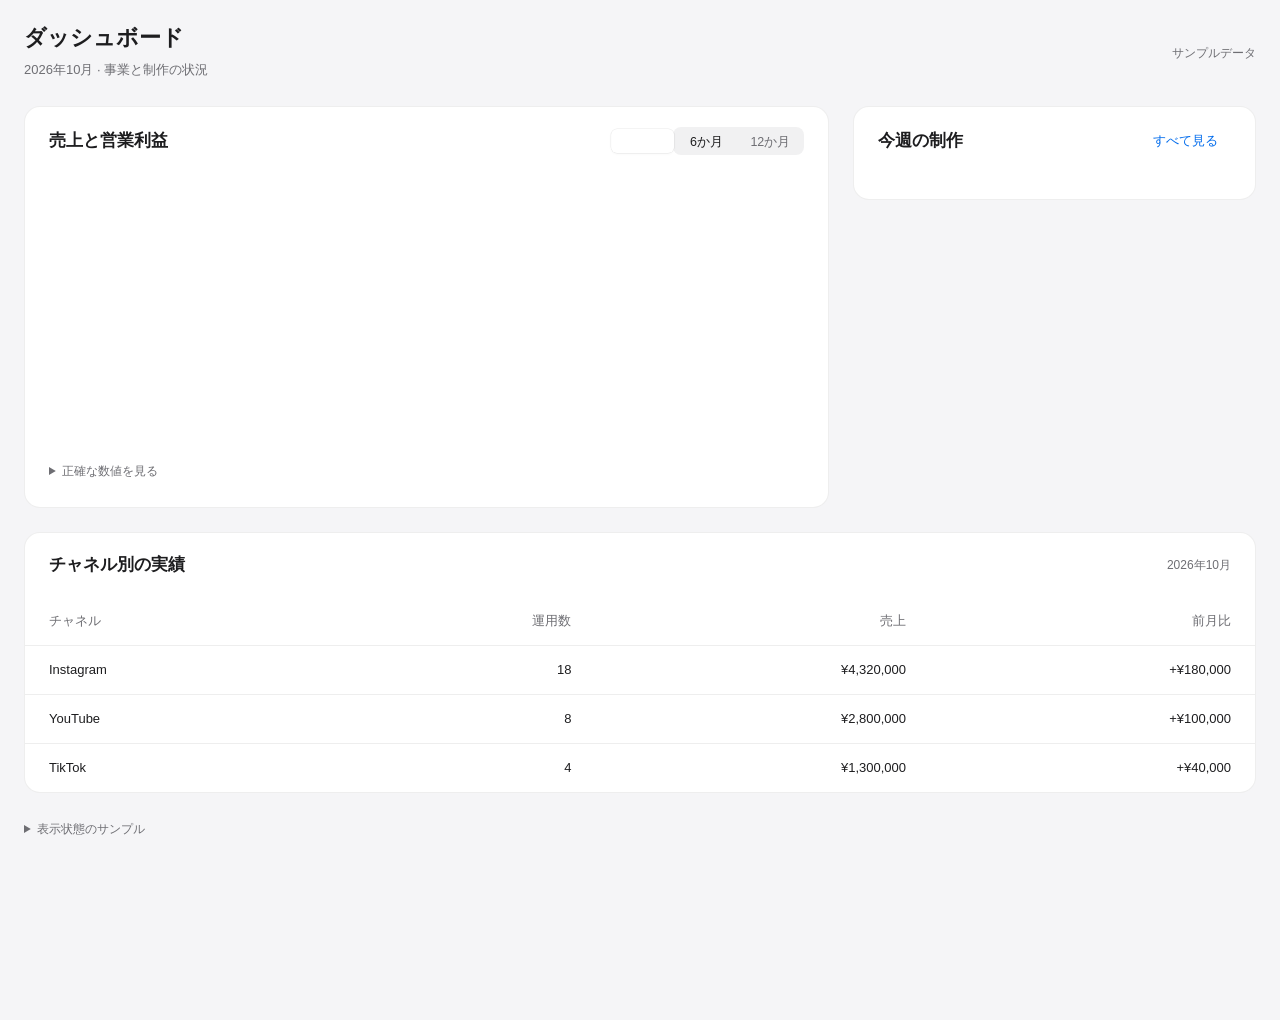
<file: site/index.html>
<!doctype html>
<html lang="ja">
<head>
  <meta charset="utf-8">
  <meta name="viewport" content="width=device-width, initial-scale=1">
  <meta http-equiv="refresh" content="0; url=templates/index.html">
  <title>UI Guidelines</title>
</head>
<body><a href="templates/index.html">サンプルを開く</a></body>
</html>
</file>
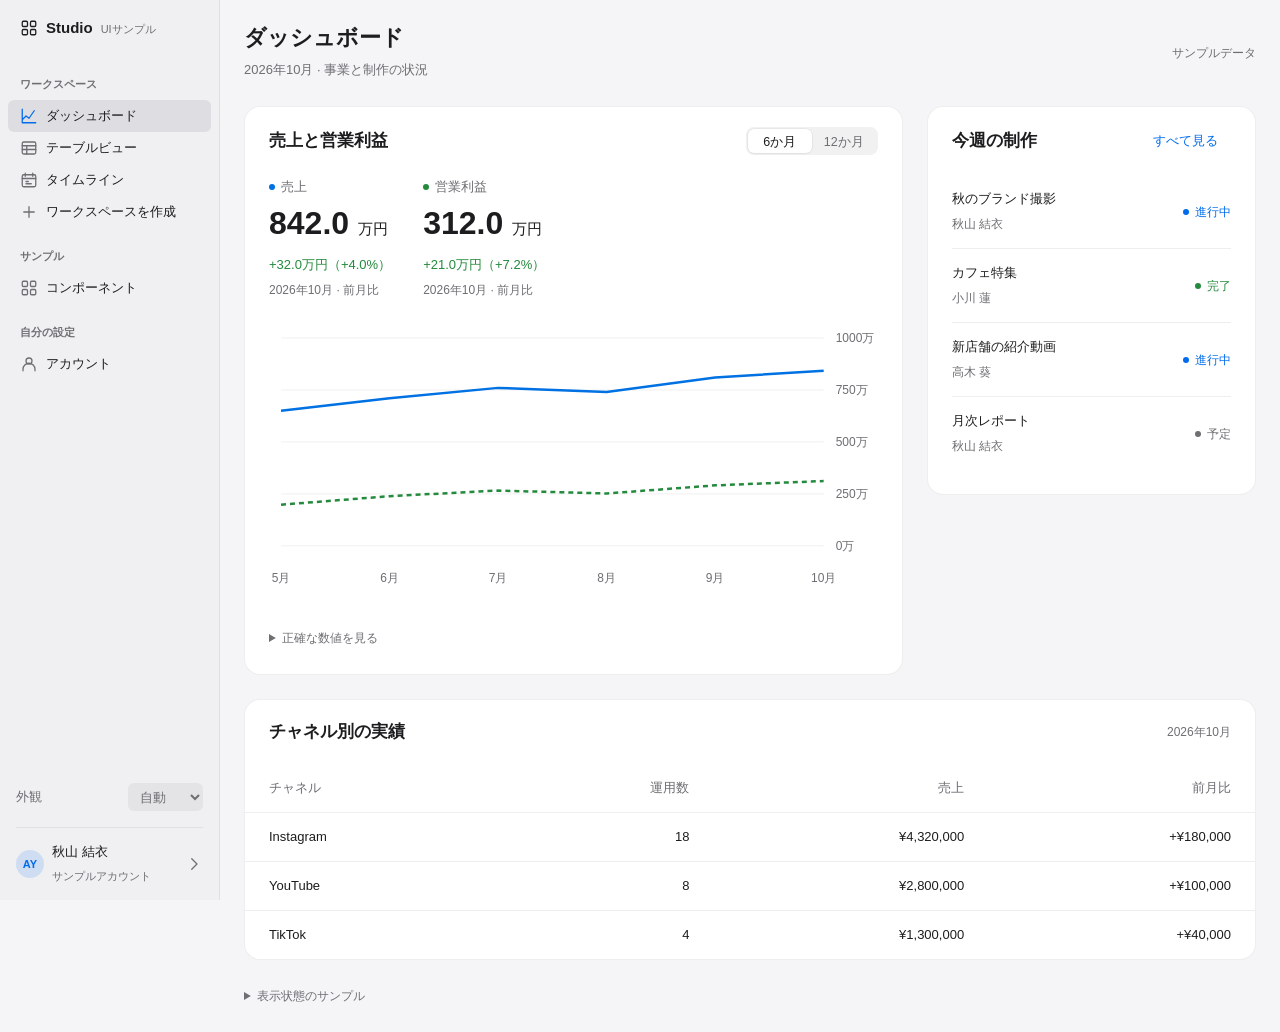
<file: site/templates/index.html>
<!doctype html>
<html lang="ja">
<head>
  <meta charset="utf-8"><meta name="viewport" content="width=device-width, initial-scale=1">
  <title>ダッシュボード — Studio</title>
  <link rel="stylesheet" href="../styles/tokens.css"><link rel="stylesheet" href="../styles/primitives.css"><link rel="stylesheet" href="../styles/samples.css">
</head>
<body data-page="dashboard">
  <main class="app-page">
    <header class="app-header"><div><h1 class="ui-heading">ダッシュボード</h1><p class="ui-description">2026年10月 · 事業と制作の状況</p></div><span class="app-caption">サンプルデータ</span></header>
    <div class="app-dash-grid" id="dashboard-content">
      <section class="app-panel" aria-labelledby="chart-title">
        <header class="app-panel-heading"><h2 id="chart-title">売上と営業利益</h2><div class="app-segments" id="chart-range" role="radiogroup" aria-label="表示期間"><button type="button" role="radio" data-value="6" aria-checked="true">6か月</button><button type="button" role="radio" data-value="12" aria-checked="false">12か月</button></div></header>
        <div class="app-panel-body"><div class="app-metrics" id="metrics"></div><svg class="app-chart" id="revenue-chart" viewBox="0 0 900 280" role="group" aria-labelledby="chart-title chart-description"></svg><p class="app-sr-only" id="chart-description">最新月の売上842万円、営業利益312万円。各月を選択するとその月の数値を確認できます。</p><button class="ui-button" id="chart-reset" type="button" data-variant="tertiary" data-density="compact" hidden>最新月に戻す</button><details class="app-state-controls"><summary>正確な数値を見る</summary><div class="app-table-scroll" id="exact-values"></div></details></div>
      </section>
      <section class="app-panel" aria-labelledby="tasks-title"><header class="app-panel-heading"><h2 id="tasks-title">今週の制作</h2><a class="ui-button" data-variant="tertiary" data-density="compact" href="timeline.html">すべて見る</a></header><div class="app-panel-body"><ul class="app-list" id="project-list"></ul></div></section>
      <section class="app-panel app-dash-wide" aria-labelledby="channels-title"><header class="app-panel-heading"><h2 id="channels-title">チャネル別の実績</h2><span class="app-caption">2026年10月</span></header><div class="app-table-scroll"><table class="app-data-grid"><thead><tr><th scope="col">チャネル</th><th scope="col" class="is-number">運用数</th><th scope="col" class="is-number">売上</th><th scope="col" class="is-number">前月比</th></tr></thead><tbody><tr><td>Instagram</td><td class="is-number">18</td><td class="is-number">¥4,320,000</td><td class="is-number">+¥180,000</td></tr><tr><td>YouTube</td><td class="is-number">8</td><td class="is-number">¥2,800,000</td><td class="is-number">+¥100,000</td></tr><tr><td>TikTok</td><td class="is-number">4</td><td class="is-number">¥1,300,000</td><td class="is-number">+¥40,000</td></tr></tbody></table></div></section>
    </div>
    <section id="dashboard-state" class="app-panel" hidden aria-live="polite"></section>
    <details class="app-state-controls"><summary>表示状態のサンプル</summary><div class="app-toolbar"><label for="dashboard-demo">ダッシュボード</label><select id="dashboard-demo" class="ui-input"><option value="ready">通常</option><option value="loading">読み込み中</option><option value="empty">データなし</option><option value="error">取得エラー</option></select></div></details>
  </main>
  <script type="module" src="../samples/dashboard.mjs"></script>
</body>
</html>
</file>
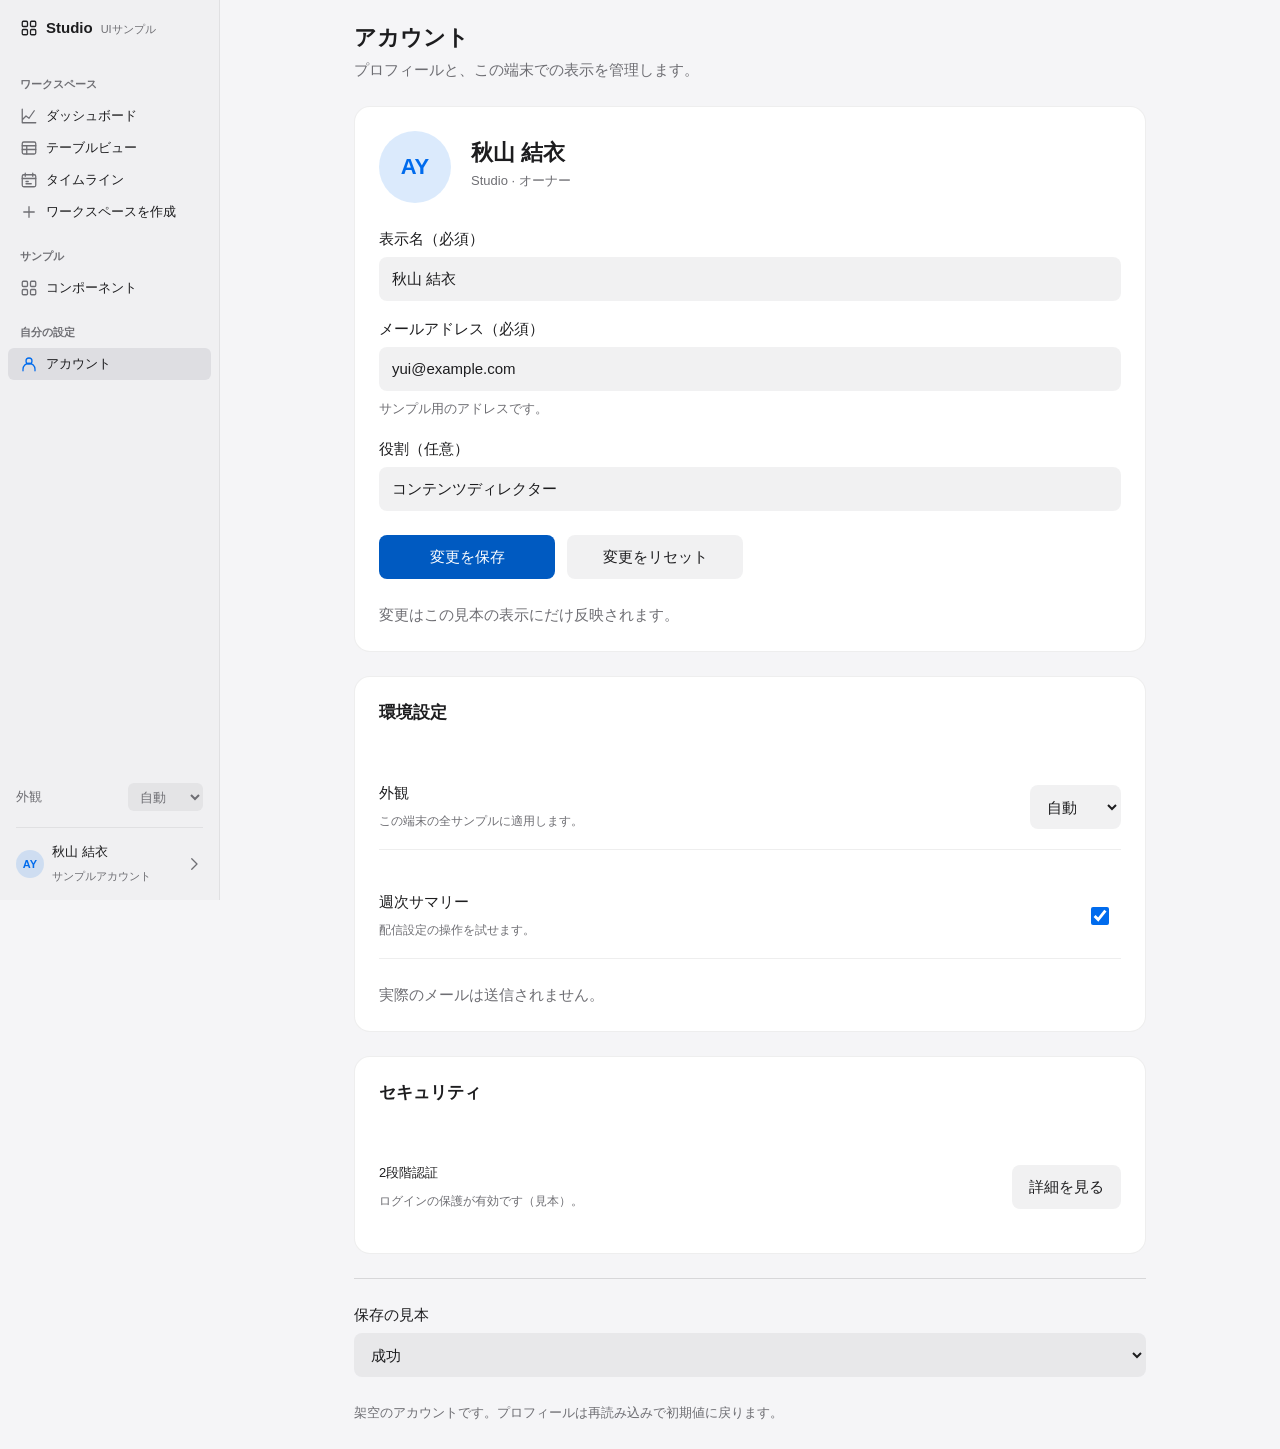
<file: site/templates/account.html>
<!doctype html>
<html lang="ja">
<head>
  <meta charset="utf-8"><meta name="viewport" content="width=device-width, initial-scale=1">
  <title>アカウント — UI Guidelines</title>
  <link rel="stylesheet" href="../styles/tokens.css"><link rel="stylesheet" href="../styles/primitives.css"><link rel="stylesheet" href="../styles/samples.css">
</head>
<body data-page="account">
  <main class="app-page app-account ui-stack">
    <header><h1 class="ui-heading">アカウント</h1><p class="ui-description">プロフィールと、この端末での表示を管理します。</p></header>
    <section class="app-panel ui-stack" aria-labelledby="profile-heading">
      <div class="app-profile-header"><span class="app-avatar is-large" aria-hidden="true">AY</span><div><h2 class="ui-section-heading" id="profile-heading">秋山 結衣</h2><p class="ui-help">Studio · オーナー</p></div></div>
      <form id="profile-form" class="ui-stack" novalidate>
        <div class="ui-fields">
          <div class="ui-field"><label class="ui-label" for="profile-name">表示名（必須）</label><input class="ui-input" id="profile-name" name="name" autocomplete="name" value="秋山 結衣" required aria-describedby="profile-name-error"><p class="ui-error" id="profile-name-error" hidden>表示名を入力してください。</p></div>
          <div class="ui-field"><label class="ui-label" for="profile-email">メールアドレス（必須）</label><input class="ui-input" id="profile-email" name="email" type="email" autocomplete="email" value="yui@example.com" required aria-describedby="profile-email-help profile-email-error"><p class="ui-help" id="profile-email-help">サンプル用のアドレスです。</p><p class="ui-error" id="profile-email-error" hidden>メールアドレスの形式を確認してください。</p></div>
          <div class="ui-field"><label class="ui-label" for="profile-role">役割（任意）</label><input class="ui-input" id="profile-role" name="role" value="コンテンツディレクター" autocomplete="organization-title"></div>
        </div>
        <div class="ui-actions"><button class="ui-button" data-variant="primary" type="submit" id="profile-save">変更を保存</button><button class="ui-button" type="button" id="profile-reset">変更をリセット</button><button class="ui-button" data-variant="tertiary" type="button" id="profile-undo" hidden>前の保存を取り消す</button></div>
        <p class="ui-feedback" id="profile-feedback" role="status">変更はこの見本の表示にだけ反映されます。</p><p class="ui-error" id="profile-error" role="alert" hidden>保存できませんでした。入力を保持しています。もう一度保存してください。</p>
      </form>
    </section>
    <section class="app-panel ui-stack" aria-labelledby="preferences-heading"><h2 class="ui-section-heading" id="preferences-heading">環境設定</h2>
      <div class="app-settings-row"><div><label class="ui-label" for="account-theme">外観</label><p class="ui-help">この端末の全サンプルに適用します。</p></div><select class="ui-input" id="account-theme" data-theme-picker><option value="auto">自動</option><option value="light">ライト</option><option value="dark">ダーク</option></select></div>
      <div class="app-settings-row"><div><label class="ui-label" for="email-summary">週次サマリー</label><p class="ui-help">配信設定の操作を試せます。</p></div><label class="app-switch-target" for="email-summary"><input type="checkbox" class="app-switch" id="email-summary" checked></label></div><p class="ui-feedback" id="preference-feedback" role="status">実際のメールは送信されません。</p>
    </section>
    <section class="app-panel ui-stack" aria-labelledby="security-heading"><h2 class="ui-section-heading" id="security-heading">セキュリティ</h2><div class="app-settings-row"><div><strong>2段階認証</strong><p class="ui-help">ログインの保護が有効です（見本）。</p></div><button type="button" class="ui-button" id="security-detail">詳細を見る</button></div></section>
    <div class="ui-demo-controls"><label for="account-state">保存の見本<select class="ui-input" id="account-state"><option value="saved">成功</option><option value="error">エラー</option><option value="saving">保存中</option></select></label></div>
    <p class="ui-help">架空のアカウントです。プロフィールは再読み込みで初期値に戻ります。</p>
  </main>
  <dialog class="app-dialog" id="security-dialog" aria-labelledby="security-dialog-title"><h2 class="ui-section-heading" id="security-dialog-title">2段階認証</h2><p>認証アプリを使う設定画面の見本です。実際のアカウント操作は行いません。</p><form method="dialog"><button class="ui-button" data-variant="primary">閉じる</button></form></dialog>
  <script type="module" src="../samples/account.mjs"></script>
</body>
</html>
</file>
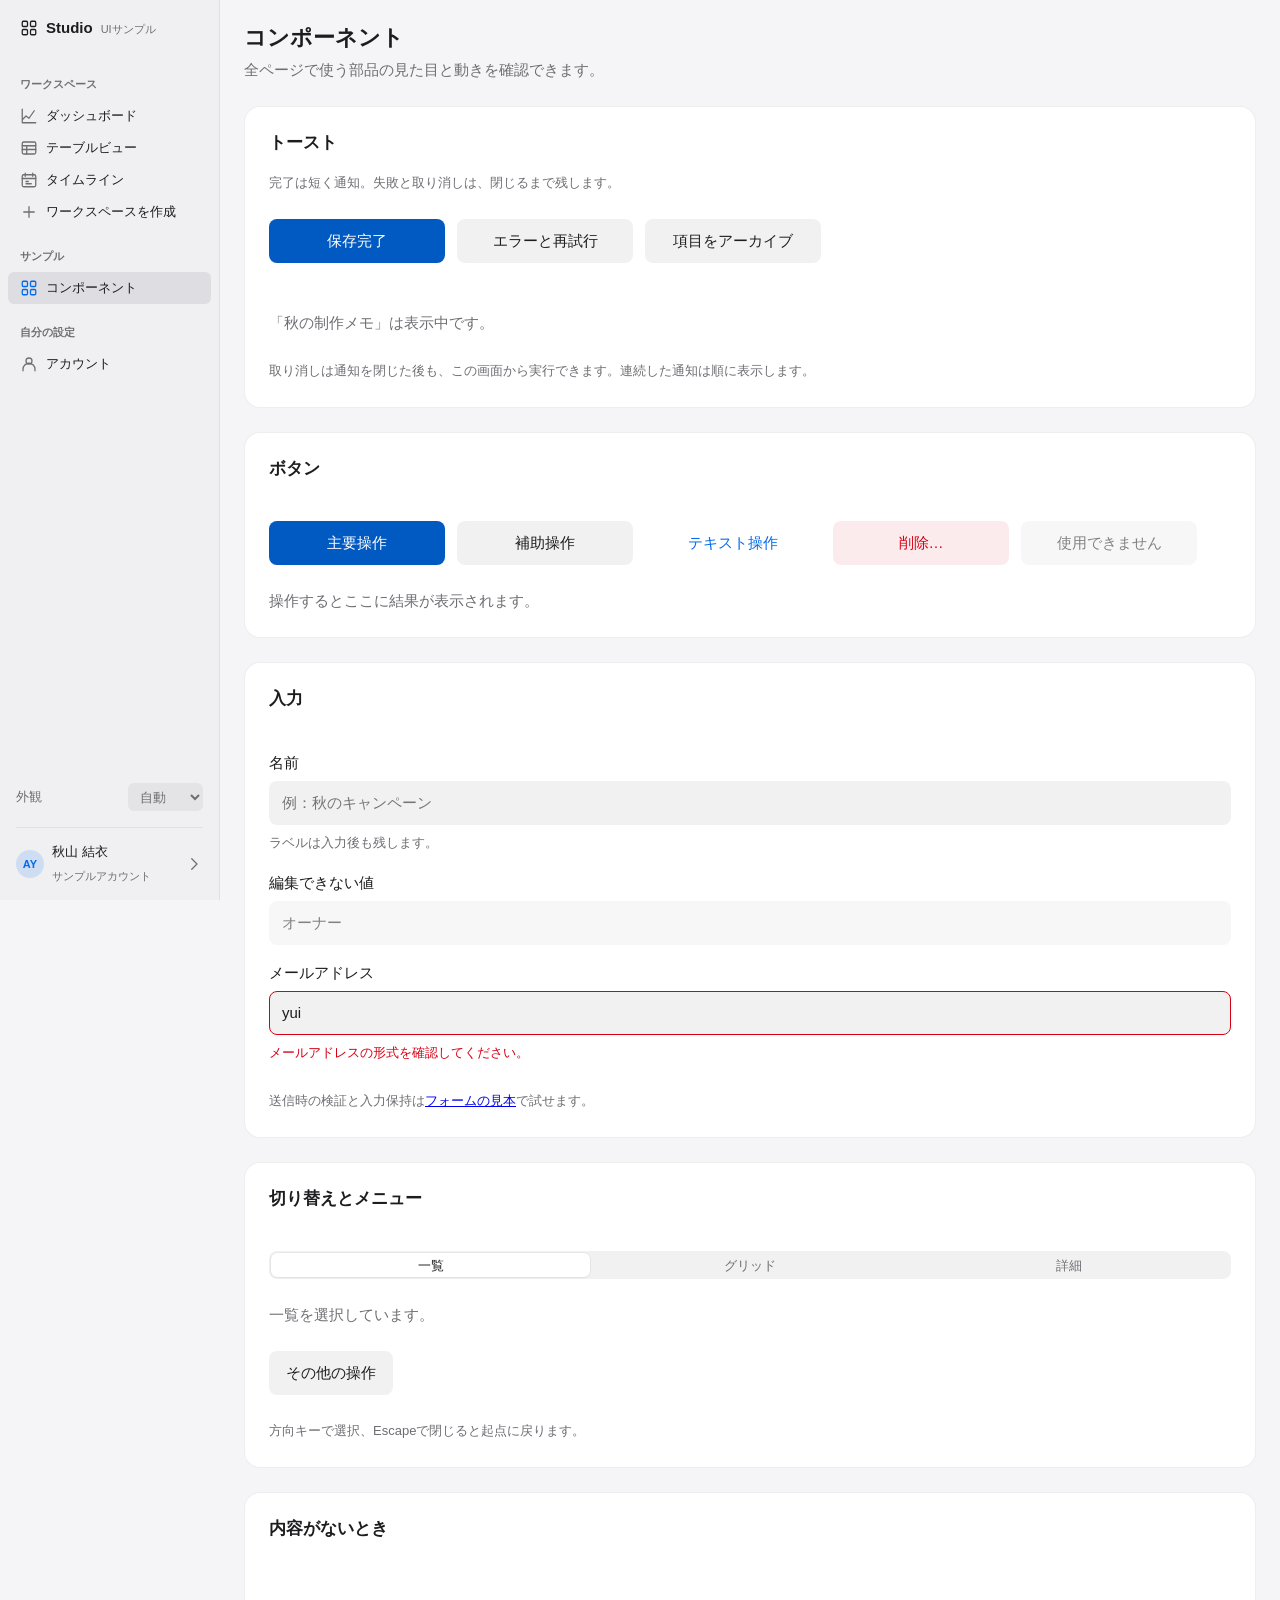
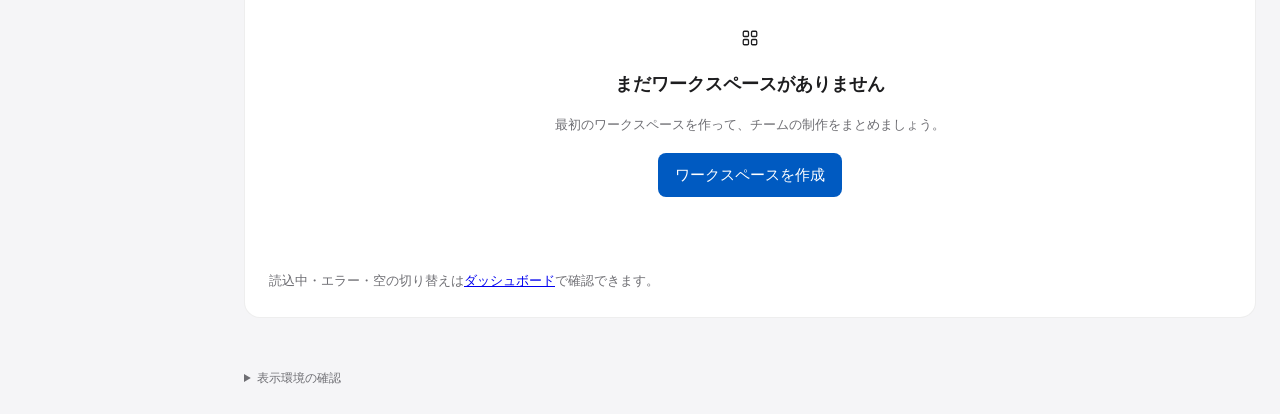
<file: site/templates/components.html>
<!doctype html>
<html lang="ja">
<head>
  <meta charset="utf-8"><meta name="viewport" content="width=device-width, initial-scale=1">
  <title>コンポーネント — UI Guidelines</title>
  <link rel="stylesheet" href="../styles/tokens.css"><link rel="stylesheet" href="../styles/primitives.css"><link rel="stylesheet" href="../styles/samples.css">
</head>
<body data-page="components">
  <main class="app-page ui-stack">
    <header><h1 class="ui-heading">コンポーネント</h1><p class="ui-description">全ページで使う部品の見た目と動きを確認できます。</p></header>
    <section class="app-panel ui-stack" aria-labelledby="toast-heading"><div><h2 class="ui-section-heading" id="toast-heading">トースト</h2><p class="ui-help">完了は短く通知。失敗と取り消しは、閉じるまで残します。</p></div><div class="ui-actions"><button class="ui-button" data-variant="primary" id="toast-success">保存完了</button><button class="ui-button" id="toast-error">エラーと再試行</button><button class="ui-button" id="toast-undo-demo">項目をアーカイブ</button></div><p class="ui-feedback" id="toast-feedback" role="status"></p><p class="ui-feedback" id="archive-status" role="status">「秋の制作メモ」は表示中です。</p><button class="ui-button" data-variant="tertiary" id="archive-restore" hidden>アーカイブを取り消す</button><p class="ui-help">取り消しは通知を閉じた後も、この画面から実行できます。連続した通知は順に表示します。</p></section>
    <section class="app-panel ui-stack" aria-labelledby="button-heading"><h2 class="ui-section-heading" id="button-heading">ボタン</h2><div class="ui-actions"><button class="ui-button" data-variant="primary" data-demo-button>主要操作</button><button class="ui-button" data-variant="secondary" data-demo-button>補助操作</button><button class="ui-button" data-variant="tertiary" data-demo-button>テキスト操作</button><button class="ui-button" data-variant="destructive" id="delete-demo">削除…</button><button class="ui-button" disabled>使用できません</button></div><p class="ui-feedback" id="button-feedback" role="status">操作するとここに結果が表示されます。</p></section>
    <section class="app-panel ui-stack" aria-labelledby="input-heading"><h2 class="ui-section-heading" id="input-heading">入力</h2><div class="ui-fields"><div class="ui-field"><label class="ui-label" for="sample-name">名前</label><input class="ui-input" id="sample-name" placeholder="例：秋のキャンペーン"><p class="ui-help">ラベルは入力後も残します。</p></div><div class="ui-field"><label class="ui-label" for="sample-disabled">編集できない値</label><input class="ui-input" id="sample-disabled" value="オーナー" disabled></div><div class="ui-field"><label class="ui-label" for="sample-error">メールアドレス</label><input class="ui-input" id="sample-error" value="yui" type="email" aria-invalid="true" aria-describedby="sample-error-hint"><p class="ui-error" id="sample-error-hint">メールアドレスの形式を確認してください。</p></div></div><p class="ui-help">送信時の検証と入力保持は<a href="form.html">フォームの見本</a>で試せます。</p></section>
    <section class="app-panel ui-stack" aria-labelledby="selection-heading"><h2 class="ui-section-heading" id="selection-heading">切り替えとメニュー</h2><div class="app-segments" role="radiogroup" aria-label="表示方法" id="demo-segments"><button role="radio" aria-checked="true" data-value="一覧">一覧</button><button role="radio" aria-checked="false" data-value="グリッド">グリッド</button><button role="radio" aria-checked="false" data-value="詳細">詳細</button></div><p class="ui-feedback" id="segment-feedback" role="status">一覧を選択しています。</p><div class="app-menu-anchor"><button class="ui-button" id="sample-menu-button" aria-haspopup="menu" aria-expanded="false" aria-controls="sample-menu">その他の操作</button><div class="app-menu" id="sample-menu" role="menu" aria-label="その他の操作" hidden><button role="menuitem" data-menu-action="リンクをコピーしました（見本）。">リンクをコピー</button><button role="menuitem" data-menu-action="複製しました（見本）。">複製</button><a role="menuitem" href="data-table.html">テーブルで詳しく試す</a></div></div><p class="ui-help">方向キーで選択、Escapeで閉じると起点に戻ります。</p></section>
    <section class="app-panel ui-stack" aria-labelledby="state-heading"><h2 class="ui-section-heading" id="state-heading">内容がないとき</h2><div class="app-empty"><span class="app-empty-icon" data-icon="grid"></span><h3>まだワークスペースがありません</h3><p class="ui-help">最初のワークスペースを作って、チームの制作をまとめましょう。</p><a class="ui-button" data-variant="primary" href="form.html">ワークスペースを作成</a></div><p class="ui-help">読込中・エラー・空の切り替えは<a href="index.html">ダッシュボード</a>で確認できます。</p></section>
    <details class="app-state-controls"><summary>表示環境の確認</summary><p class="app-caption" id="viewport-info"></p></details>
  </main>
  <dialog class="app-dialog" id="delete-dialog" aria-labelledby="delete-title" aria-describedby="delete-description"><h2 class="ui-section-heading" id="delete-title">サンプルを削除しますか？</h2><p id="delete-description">削除確認の見本です。実際のデータは削除されません。</p><form method="dialog" class="ui-actions"><button class="ui-button" value="cancel" autofocus>キャンセル</button><button class="ui-button" data-variant="destructive" value="delete">削除する</button></form></dialog>
  <script type="module" src="../samples/components.mjs"></script>
</body>
</html>
</file>
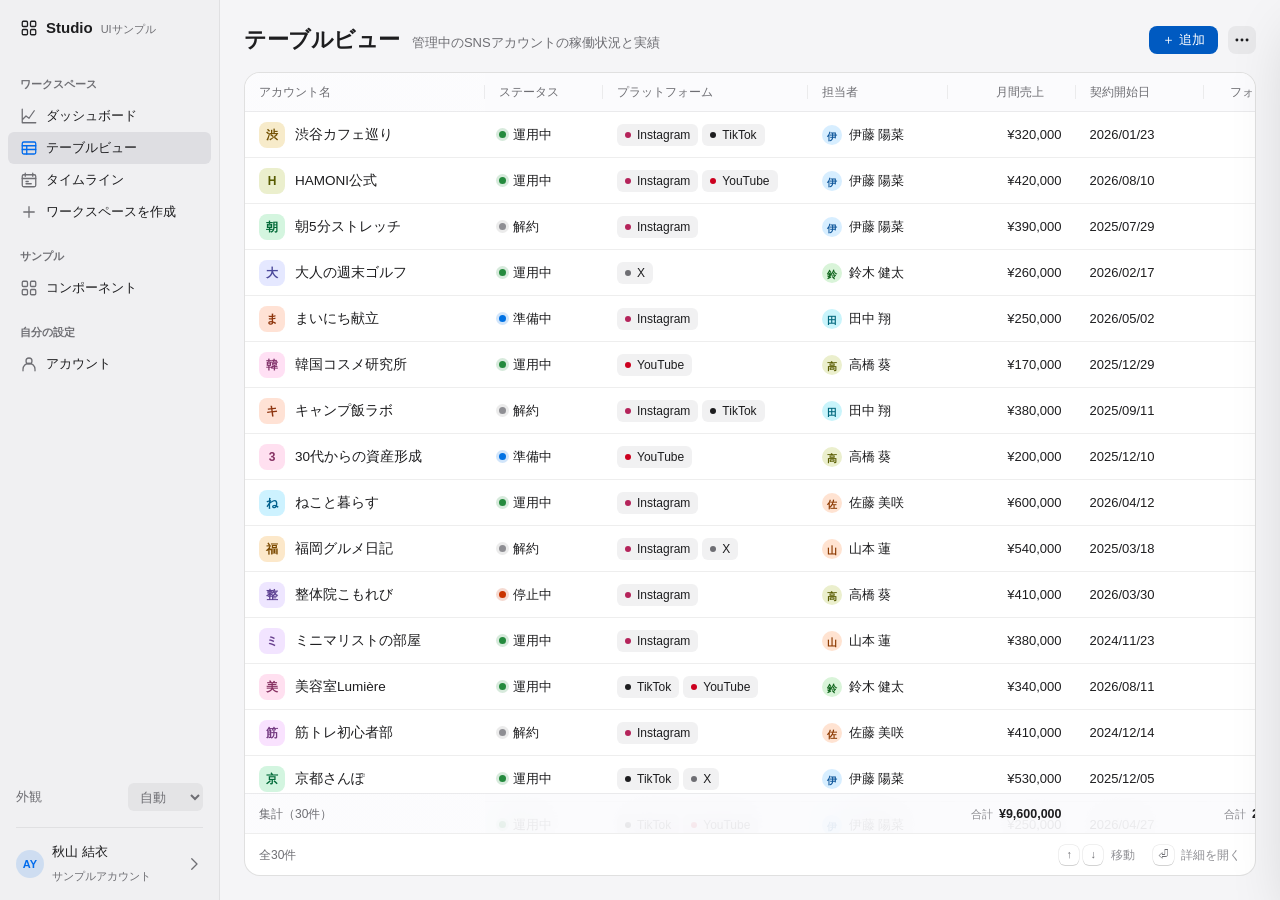
<file: site/templates/data-table.html>
<!doctype html>
<html lang="ja">
<head>
<meta charset="utf-8">
<meta name="viewport" content="width=device-width, initial-scale=1">
<title>テーブルビュー — UIサンプル</title>
<!--
  一覧ページ共通テーブルレイアウトの見本
  ルールの詳細は ../DESIGN.md（索引）から各ドキュメントを参照

  ■ ページ構成
    見出し行（タイトル＋説明文＋右端に追加と補助操作） → テーブル（独立した検索・操作バーは置かない）
    - 見出しは1行・高さ32pxに収め、縦の場所を取らない
    - タイトルは名詞だけ（「〜一覧」「〜管理」は付けない）
    - 説明文は「何のページか」を20字前後で1行だけ。操作方法は書かない（UI側のホバー表示やフッターのキー案内で伝える）

  ■ テーブルヘッダー
    - スクロールしても上部に固定（sticky）
    - 列の境目をドラッグで列幅変更、ダブルクリックで初期幅に戻す
    - 列名クリックで「並び替え＋絞り込み」メニュー。型ごとにUIを切り替え
        text   : 部分一致
        number : 以上 / 未満 / 範囲
        date   : 期間（開始日〜終了日）＋ プリセット
        tag    : 複数選択

  ■ 行・セル
    - 主キー列（アカウント名）は左端に固定。クリックで右から詳細シート（オーバーレイ）
    - 手動入力の列（editor 指定あり）はセルをクリックしてその場で編集
        text / number / date : セル上に入力欄 → Enter で確定 / Esc で取消 / Tab で次のセル
        select / multiselect  : セル下にメニュー
        person                : 名前・メールで検索できる候補リスト（テーブル・詳細シート共通）
    - 金額などの数値入力は入力中もカンマ区切りで表示する
    - 自動取得の列（editor 指定なし）は表示のみ。詳細シートでは「自動取得」グループに分けて表示
    - 変更は即時保存し、トーストから取り消し可能

  ■ 高さ（データが少ない時の余白対策）
    - カードは中身の高さに合わせ、画面に収まらない時だけ内部スクロールにする
    - カードを flex: 1 や固定 height で引き伸ばさない（数件しかない時に下部が空白になる）
    - 件数フッターは常に最終行の直下に付く

  ■ アクション（ボタン）の置き場所
    - 主要操作の新規追加は見出し右側の「＋ 追加」に出す
        ページ全体の補助操作（書き出し・表示リセット等）       : タイトル右の「…」
        1行に対する操作（複製・削除等）                         : 詳細シート右上の「…」
    - メニュー内の並び順: よく使う操作 → 区切り線 → 破壊的な操作（赤字）を最後
    - 項目は PAGE_ACTIONS / ROW_ACTIONS に定義を足すだけで増やせる
    - 削除などの破壊的操作は確認ダイアログを出さず、即実行＋トーストで取り消し可能にする

  ■ 集計行
    - 数値列は列定義の aggregate（sum / avg / max / min）でテーブル最下部に集計を表示
    - 集計行は下端に固定し、セルをクリックすると集計方法を切り替えられる（なし も可）
    - 集計対象は「絞り込み後に表示されている行」。絞り込み・編集・追加・削除に即追従する

  ■ 余白
    - ページ外周は上下左右すべて --page-gutter（24px / スマホ16px）。辺ごとに値を変えない
    - 見出し行 → テーブルの間は --page-gap（16px）
    - データが少なくカードが縮んだ時に下が空くのは正常（余白を詰めるためにカードを引き伸ばさない）

  ■ 角丸・サイズ
    - 角丸は --radius-sm(6) / md(8) / lg(12) / xl(16) / full の5段階のみ。入れ子は「内側 = 外側 − 余白」
    - 並べるコントロールは高さをそろえる（ページ右上のスイッチャーと「…」はどちらも 28px・角丸8px）

  ■ 共通コンポーネント
    セグメンテッドコントロール（スイッチャー） .segmented
      - 2〜4択の切り替えに使う（テーマ、並び替え、以上/未満/範囲、ステータス等）。5択以上はメニューにする
      - 項目は等幅。選択中の白い面は1枚をスライドさせ、ボタン自体には背景を付けない
      - 高さ28px・角丸9px。インライン幅が既定、メニュー内は .is-block で横幅いっぱい
      - role="radiogroup" / role="radio" + aria-checked で状態を持つ

  ■ キーボード
    ↑ ↓（j / k） : 行の移動（詳細シートを開いている時は表示中のレコードも切り替わる）
    Enter         : 選択中の行の詳細を開く
    Esc           : メニュー / 詳細シートを閉じる
-->
<style>
/* @generated tokens:start */
/* 値の唯一の定義元。機能追加では変更せず、共通仕様の変更として扱う。 */
:root {
    color-scheme: light dark;
    --canvas: light-dark(#f5f5f7, #000000);
    --card: light-dark(#ffffff, #1c1c1e);
    --grouped: light-dark(#f2f2f7, #1c1c1e);
    --group: light-dark(#ffffff, #2c2c2e);
    --elevated: light-dark(#ffffff, #3a3a3c);
    --ink: light-dark(#1d1d1f, #f5f5f7);
    --muted-ink: light-dark(#6e6e73, #a1a1a6);
    --subtle-ink: light-dark(#8e8e93, #8e8e93);
    --hairline: light-dark(rgba(0, 0, 0, 0.065), rgba(255, 255, 255, 0.08));
    --separator: light-dark(rgba(0, 0, 0, 0.12), rgba(255, 255, 255, 0.15));
    --fill: light-dark(rgba(118, 118, 128, 0.1), rgba(118, 118, 128, 0.24));
    --fill-hover: light-dark(rgba(0, 0, 0, 0.028), rgba(255, 255, 255, 0.045));
    --header-bg: light-dark(rgba(251, 251, 253, 0.84), rgba(28, 28, 30, 0.84));
    --material: light-dark(rgba(255, 255, 255, 0.88), rgba(44, 44, 46, 0.9));
    --accent: light-dark(oklch(0.55 0.22 255), oklch(0.7 0.17 255));
    --accent-soft: color-mix(in oklch, var(--accent) 14%, transparent);
    --accent-tint: color-mix(in oklch, var(--accent) 8%, transparent);
    --green: light-dark(#248a3d, #30d158);
    --blue: light-dark(#0071e3, #0a84ff);
    --orange: light-dark(#c93400, #ff9f0a);
  --red: light-dark(#d70015, #ff453a);
    --pin-shadow: light-dark(rgba(0, 0, 0, 0.1), rgba(0, 0, 0, 0.55));
    --backdrop: light-dark(rgba(0, 0, 0, 0.16), rgba(0, 0, 0, 0.5));
    --shadow-card: 0 0 0 0.5px light-dark(rgba(0, 0, 0, 0.08), rgba(255, 255, 255, 0.1)), 0 1px 3px light-dark(rgba(0, 0, 0, 0.04), transparent);
    --shadow-pop: 0 0 0 0.5px light-dark(rgba(0, 0, 0, 0.1), rgba(255, 255, 255, 0.12)), 0 10px 32px light-dark(rgba(0, 0, 0, 0.12), rgba(0, 0, 0, 0.5)), 0 2px 6px light-dark(rgba(0, 0, 0, 0.04), rgba(0, 0, 0, 0.3));
    --shadow-sheet: 0 0 0 0.5px light-dark(rgba(0, 0, 0, 0.08), rgba(255, 255, 255, 0.1)), 0 24px 64px light-dark(rgba(0, 0, 0, 0.18), rgba(0, 0, 0, 0.6));
    --ease-sheet: cubic-bezier(0.32, 0.72, 0, 1);
  --page-gutter: 24px;
  --page-gap: 16px;
  --radius-sm: 6px;
  --radius-md: 8px;
  --radius-lg: 12px;
  --radius-xl: 16px;
  --radius-full: 999px;
  --font: -apple-system, BlinkMacSystemFont, "SF Pro Text", "Hiragino Sans", "Noto Sans JP", Inter, sans-serif;
  /* 新規共通部品の固定スケールと役割 */
  --space-1: 2px;
  --space-2: 4px;
  --space-3: 6px;
  --space-4: 8px;
  --space-5: 12px;
  --space-6: 16px;
  --space-7: 20px;
  --space-8: 24px;
  --space-9: 32px;
  --space-10: 48px;
  --page-gutter-small: var(--space-6);
  --group-gap: var(--space-8);
  --field-gap: var(--space-6);
  --label-gap: var(--space-3);
  --control-compact: 28px;
  --control-regular: 44px;
  --input-compact: 32px;
  --input-regular: 44px;
  --table-header-height: 38px;
  --table-row-height: 46px;
  --text-title: 1.375rem;
  --text-heading: 1.0625rem;
  --text-body: .9375rem;
  --text-compact: .8125rem;
  --text-caption: .75rem;
  --line-title: 1.75rem;
  --line-body: 1.5rem;
  --line-caption: 1.125rem;
  --weight-regular: 400;
  --weight-medium: 500;
  --weight-semibold: 600;
  --weight-bold: 700;
  --on-accent: #ffffff;
  --action-accent: light-dark(#005ac1, #005ac1);
  --danger-soft: color-mix(in srgb, var(--red) 8%, var(--card));
  --border-width: 1px;
  --focus-width: 2px;
  --focus-offset: 2px;
  --form-max-width: 640px;
  --action-min-width: 11rem;
  --motion-fast: 150ms;
  --motion-menu: 180ms;
  --motion-control: 280ms;
  --motion-sheet: 450ms;
  --motion-reduced: 0.01ms;
  --ease-standard: cubic-bezier(.2, 0, 0, 1);
  /* サンプル全体で共有するアプリ骨格と表示 */
  --sidebar-width: 220px;
  --sidebar-bg: light-dark(#f0f0f2, #242426);
  --nav-selected: light-dark(#dedee2, #3b3b3e);
  --nav-row-height: 32px;
  --nav-label-size: .6875rem;
  --sidebar-avatar-size: 28px;
  --workspace-bg: light-dark(#ffffff, #1e1e20);
  --workspace-header-bg: light-dark(rgba(248, 248, 250, .94), rgba(40, 40, 42, .94));
  --workspace-header-height: 56px;
  --workspace-title-size: 1rem;
  --workspace-title-line: 1.375rem;
  --workspace-period-size: 1.375rem;
  --workspace-content-width: 720px;
  --mobile-bar-height: 56px;
  --content-max-width: 1280px;
  --icon-size: 18px;
  --avatar-size: 36px;
  --avatar-large: 72px;
  --metric-size: 2rem;
  --metric-line: 2.5rem;
  --timeline-label-width: 200px;
  --timeline-min-width: 840px;
  --timeline-row-height: 64px;
  --timeline-bar-height: 36px;
  --timeline-date-size: 28px;
  --timeline-day-text: .9375rem;
  --timeline-today: color-mix(in srgb, var(--accent) 4%, var(--workspace-bg));
  --timeline-event-fill: color-mix(in srgb, var(--accent) 10%, var(--workspace-bg));
  --timeline-event-done: color-mix(in srgb, var(--green) 10%, var(--workspace-bg));
  --event-hover-brightness: .96;
  --chart-height: 240px;
  --stroke-chart: 2.5px;
  --toast-max-width: 480px;
  --toast-timeout: 4000ms;
  --layer-sidebar: 40;
  --layer-toast: 200;
  --series-revenue: var(--blue);
  --series-profit: var(--green);
  --brand-instagram: #b5245b;
  --brand-youtube: #cc001f;
  --status-size: 6px;
  --skeleton-fill: var(--fill);
  --disabled-opacity: .55;
  --segment-button-height: 24px;
  --segment-text-size: .78125rem;
  --line-segment: 1;
  --material-blur: 24px;
  --header-blur: 20px;
  --success-soft: color-mix(in srgb, var(--green) 12%, var(--card));
  --settings-max-width: 840px;
  --layer-nav-backdrop: 39;
}
  :root[data-theme="light"] { color-scheme: light; }
  :root[data-theme="dark"] { color-scheme: dark; }
/* @generated tokens:end */

  * { box-sizing: border-box; }
  html, body { margin: 0; height: 100%; }
  body {
    background: var(--canvas);
    color: var(--ink);
    font: 14px/1.5 var(--font);
    -webkit-font-smoothing: antialiased;
  }
  button { font: inherit; color: inherit; }
  .num { font-variant-numeric: tabular-nums; }

  /* ===== ページ骨格 ===== */
  .page {
    display: flex;
    flex-direction: column;
    height: 100vh;
    max-width: 1440px;
    margin: 0 auto;
    padding: var(--page-gutter); /* 上下左右すべて同じ値。辺ごとに変えない */
  }
  /* ページ見出しは1行（高さ32px）に収める。主役はテーブルなので見出しで縦の場所を取らない
     タイトルの右に説明文を同じ行で並べ、入りきらない分は省略（全文は title 属性で確認） */
  .page-header {
    display: flex;
    align-items: center;
    gap: 16px;
    height: 32px;
    margin-bottom: var(--page-gap);
  }
  .page-heading { display: flex; align-items: baseline; gap: 12px; flex: 1; min-width: 0; }
  .page-title {
    flex-shrink: 0;
    margin: 0;
    font-size: 22px;
    font-weight: 700;
    letter-spacing: -0.02em;
    line-height: 28px; /* 小数にすると右のコントロールが半端なピクセル位置になり、上下の余白がずれて見える */
  }
  .page-description {
    margin: 0;
    min-width: 0;
    font-size: 13px;
    line-height: 20px;
    color: var(--muted-ink);
    white-space: nowrap;
    overflow: hidden;
    text-overflow: ellipsis;
  }

  /* ===== テーブルカード ===== */
  /* 高さは中身に合わせ、上限だけ画面に合わせる（flex: 0 1 auto）。
     flex: 1 で引き伸ばすと、データが少ない時にカード下部へ大きな空白ができるため禁止 */
  .table-card {
    flex: 0 1 auto;
    min-height: 0;
    display: flex;
    flex-direction: column;
    background: var(--card);
    border-radius: var(--radius-xl);
    border: 1px solid var(--separator);
    box-shadow: none;
    overflow: hidden;
  }
  @media (prefers-color-scheme: dark) {
    :root:not([data-theme="light"]) .table-card { box-shadow: var(--shadow-card); }
  }
  :root[data-theme="dark"] .table-card { box-shadow: var(--shadow-card); }
  .table-scroll { flex: 0 1 auto; min-height: 0; overflow: auto; overscroll-behavior: contain; }
  table {
    border-collapse: separate;
    border-spacing: 0;
    table-layout: fixed;
    width: max-content;
    min-width: 100%;
  }

  /* --- ヘッダー --- */
  thead th {
    position: sticky;
    top: 0;
    z-index: 2;
    padding: 0;
    background: var(--header-bg);
    backdrop-filter: saturate(180%) blur(20px);
    -webkit-backdrop-filter: saturate(180%) blur(20px);
    border-bottom: 1px solid var(--hairline);
    text-align: left;
    font-size: 12px;
    font-weight: 500;
    color: var(--muted-ink);
    white-space: nowrap;
    user-select: none;
  }
  .th-inner {
    display: flex;
    align-items: center;
    gap: 5px;
    height: 38px;
    padding: 0 14px;
    cursor: pointer;
    outline: none;
    transition: color 0.15s;
  }
  th.align-right .th-inner { justify-content: flex-end; }
  .th-inner:hover, .th-inner:focus-visible, th.is-open .th-inner { color: var(--ink); }
  .th-label { overflow: hidden; text-overflow: ellipsis; }
  .th-icon { flex-shrink: 0; width: 13px; height: 13px; opacity: 0; transition: opacity 0.15s; }
  .th-inner:hover .th-icon, th.is-open .th-icon { opacity: 0.8; }
  th.is-filtered .th-inner, th.is-sorted .th-inner { color: var(--accent); }
  th.is-filtered .th-icon.filter, th.is-sorted .th-icon.sort { opacity: 1; }

  /* --- 列幅変更ハンドル --- */
  .resizer { position: absolute; top: 0; right: 0; width: 8px; height: 100%; cursor: col-resize; z-index: 1; }
  .resizer::after {
    content: "";
    position: absolute;
    top: 12px;
    bottom: 12px;
    right: 0;
    width: 1px;
    background: var(--hairline);
    transition: background-color 0.15s, top 0.15s, bottom 0.15s;
  }
  .resizer:hover::after, .resizer.is-active::after { top: 0; bottom: 0; width: 2px; background: var(--accent); }
  th:last-child .resizer::after { display: none; }
  body.is-resizing, body.is-resizing * { cursor: col-resize !important; user-select: none; }

  /* --- ボディ --- */
  tbody tr { --row-bg: transparent; }
  tbody tr:hover { --row-bg: var(--fill-hover); }
  tbody tr.is-active { --row-bg: var(--accent-tint); }
  tbody td {
    height: 46px;
    padding: 0 14px;
    background-image: linear-gradient(var(--row-bg), var(--row-bg));
    border-bottom: 1px solid var(--hairline);
    font-size: 13px;
    white-space: nowrap;
    overflow: hidden;
    text-overflow: ellipsis;
    scroll-margin-top: 40px;
    scroll-margin-bottom: 8px;
  }
  tbody tr:last-child td { border-bottom: none; }
  td.align-right { text-align: right; }
  .cell-muted { color: var(--muted-ink); }
  .placeholder { color: var(--subtle-ink); }

  /* --- 左端固定列 --- */
  .pinned { position: sticky; left: 0; }
  thead th.pinned { z-index: 4; background: linear-gradient(var(--header-bg), var(--header-bg)), var(--card); }
  tbody td.pinned { z-index: 1; background-color: var(--card); }
  tbody tr.is-active td.pinned { box-shadow: inset 2px 0 0 var(--accent); }
  .is-scrolled-x .pinned { box-shadow: 1px 0 0 var(--hairline), 12px 0 16px -12px var(--pin-shadow); }
  .is-scrolled-x tbody tr.is-active td.pinned { box-shadow: inset 2px 0 0 var(--accent), 1px 0 0 var(--hairline), 12px 0 16px -12px var(--pin-shadow); }

  .cell-primary { cursor: pointer; }
  .name-cell { display: flex; align-items: center; gap: 10px; min-width: 0; }
  .name-text { font-weight: 500; font-size: 13.5px; overflow: hidden; text-overflow: ellipsis; transition: color 0.15s; }
  .open-icon { flex-shrink: 0; width: 14px; height: 14px; margin-left: auto; color: var(--subtle-ink); opacity: 0; transition: opacity 0.15s, transform 0.2s; }
  tr:hover .open-icon { opacity: 1; }
  .cell-primary:hover .name-text { color: var(--accent); }
  .cell-primary:hover .open-icon { color: var(--accent); transform: translateX(2px); }

  /* --- 編集可能セル --- */
  tbody td:not(.is-editable) { cursor: pointer; }
  tbody td[tabindex]:focus-visible { outline: 2px solid var(--accent); outline-offset: -2px; }
  td.is-editable { position: relative; cursor: text; }
  td.is-editable[data-editor="select"], td.is-editable[data-editor="multiselect"], td.is-editable[data-editor="person"] { cursor: pointer; }
  td.is-editable::after {
    content: "";
    position: absolute;
    inset: 6px 5px;
    border-radius: var(--radius-md);
    pointer-events: none;
    transition: box-shadow 0.15s, background-color 0.15s;
  }
  td.is-editable:hover::after { box-shadow: inset 0 0 0 1px var(--separator); background: var(--fill-hover); }
  .cell-flex { display: flex; align-items: center; gap: 4px; min-width: 0; }
  .cell-caret { flex-shrink: 0; width: 12px; height: 12px; margin-left: auto; color: var(--subtle-ink); opacity: 0; }
  td.is-editable:hover .cell-caret { opacity: 1; }
  td.flash { animation: flash 1.4s ease-out; }
  @keyframes flash { 0%, 25% { background-color: var(--accent-soft); } 100% { background-color: transparent; } }

  /* --- アバター / タグ表現 --- */
  .avatar {
    --h: 250;
    display: inline-grid;
    place-items: center;
    flex-shrink: 0;
    width: 26px;
    height: 26px;
    border-radius: var(--radius-md);
    font-size: 12px;
    font-weight: 600;
    background: light-dark(oklch(0.94 0.045 var(--h)), oklch(0.36 0.07 var(--h)));
    color: light-dark(oklch(0.45 0.13 var(--h)), oklch(0.9 0.07 var(--h)));
  }
  .avatar.xs { width: 20px; height: 20px; border-radius: 50%; font-size: 10px; }
  .avatar.lg { width: 56px; height: 56px; border-radius: var(--radius-xl); font-size: 24px; }

  .dot { display: inline-block; flex-shrink: 0; width: 7px; height: 7px; border-radius: 50%; background: var(--c); }
  .pill {
    display: inline-flex;
    align-items: center;
    gap: 6px;
    height: 22px;
    padding: 0 8px;
    border-radius: var(--radius-sm);
    background: var(--fill);
    font-size: 12px;
    font-weight: 500;
  }
  .pill .dot { width: 6px; height: 6px; }
  .status { display: inline-flex; align-items: center; gap: 7px; }
  .status .dot { box-shadow: 0 0 0 3px color-mix(in srgb, var(--c) 18%, transparent); }
  .person { display: inline-flex; align-items: center; gap: 7px; }

  .empty { padding: 72px 16px; text-align: center; color: var(--muted-ink); white-space: normal; height: auto; }
  .empty strong { display: block; color: var(--ink); font-size: 15px; font-weight: 600; margin-bottom: 4px; }

  /* --- フッター --- */
  .table-footer {
    display: flex;
    align-items: center;
    flex-wrap: wrap;
    gap: 8px;
    min-height: 42px;
    padding: 7px 14px;
    border-top: 1px solid var(--hairline);
    font-size: 12px;
    color: var(--muted-ink);
  }
  .table-footer .count { font-variant-numeric: tabular-nums; margin-right: 6px; }
  .chip {
    display: inline-flex;
    align-items: center;
    gap: 3px;
    height: 24px;
    padding: 0 5px 0 10px;
    border: none;
    border-radius: var(--radius-full);
    background: var(--accent-soft);
    color: var(--accent);
    font-size: 12px;
    font-weight: 500;
    cursor: pointer;
  }
  .chip svg { width: 14px; height: 14px; opacity: 0.6; }
  .chip:hover svg { opacity: 1; }
  .link { background: none; border: none; padding: 0; color: var(--muted-ink); cursor: pointer; font-size: 12px; }
  .link:hover { color: var(--ink); }
  .hints { display: flex; align-items: center; gap: 4px; margin-left: auto; color: var(--subtle-ink); }
  .hints .gap { width: 10px; }
  kbd {
    display: inline-grid;
    place-items: center;
    min-width: 20px;
    height: 20px;
    padding: 0 5px;
    border-radius: var(--radius-sm);
    background: var(--group);
    box-shadow: 0 0 0 0.5px var(--separator), 0 1px 0 var(--separator);
    color: var(--muted-ink);
    font: 500 11px/1 var(--font);
  }

  /* ===== メニュー（ヘッダーの絞り込み / セルの選択編集） ===== */
  .menu {
    position: fixed;
    z-index: 80; /* 詳細シート（71）より上 */
    width: 272px;
    padding: 6px;
    border-radius: var(--radius-lg);
    background: var(--material);
    backdrop-filter: saturate(180%) blur(28px);
    -webkit-backdrop-filter: saturate(180%) blur(28px);
    box-shadow: var(--shadow-pop);
    animation: menu-in 0.18s var(--ease-sheet);
  }
  .menu.is-compact { width: 208px; }
  .menu.is-combo { width: 288px; padding: 0; }
  .menu[hidden] { display: none; }
  @keyframes menu-in { from { opacity: 0; transform: scale(0.97) translateY(-4px); } }
  .menu-section { padding: 8px 8px 10px; }
  .menu-section + .menu-section { border-top: 1px solid var(--hairline); }
  .menu-label { margin-bottom: 8px; font-size: 11px; font-weight: 600; color: var(--subtle-ink); }
  .menu-list { display: flex; flex-direction: column; max-height: 240px; overflow: auto; margin: 0 -4px; }
  .menu.is-compact .menu-list { margin: 0; }
  .menu-item {
    display: flex;
    align-items: center;
    gap: 8px;
    width: 100%;
    min-height: 32px;
    padding: 0 10px 0 6px;
    border: none;
    border-radius: var(--radius-sm);
    background: transparent;
    font-size: 13px;
    text-align: left;
    cursor: pointer;
  }
  .menu-item:hover { background: var(--fill); }
  .menu-item .check-icon { flex-shrink: 0; width: 14px; height: 14px; color: var(--accent); opacity: 0; }
  .menu-item[aria-checked="true"] .check-icon { opacity: 1; }
  .menu-item .count { margin-left: auto; color: var(--subtle-ink); font-size: 12px; font-variant-numeric: tabular-nums; }
  .menu-footer { display: flex; justify-content: flex-end; padding: 4px 8px 2px; border-top: 1px solid var(--hairline); }
  .menu-footer button { padding: 4px 2px; border: none; background: none; color: var(--accent); font-size: 12.5px; cursor: pointer; }
  .menu-footer button:disabled { color: var(--subtle-ink); cursor: default; }

  /* --- 入力 --- */
  .field {
    width: 100%;
    height: 32px;
    padding: 0 10px;
    border: none;
    border-radius: var(--radius-md);
    background: var(--fill);
    color: var(--ink);
    font: inherit;
    font-size: 13px;
    outline: none;
    transition: box-shadow 0.15s;
  }
  .field::placeholder { color: var(--subtle-ink); }
  .field:focus { box-shadow: 0 0 0 3px var(--accent-soft), 0 0 0 1px var(--accent); }
  .field-row { display: flex; align-items: center; gap: 6px; margin-top: 8px; }
  .field-row .sep { flex-shrink: 0; color: var(--subtle-ink); font-size: 12px; }
  .field-wrap { position: relative; flex: 1; }
  .field-wrap .unit { position: absolute; right: 10px; top: 50%; transform: translateY(-50%); color: var(--subtle-ink); font-size: 12px; pointer-events: none; }
  .field-wrap .field { padding-right: 28px; }
  input[type="number"] { appearance: textfield; -moz-appearance: textfield; }
  input[type="number"]::-webkit-inner-spin-button,
  input[type="number"]::-webkit-outer-spin-button { -webkit-appearance: none; margin: 0; }
  .presets { display: flex; flex-wrap: wrap; gap: 4px; }
  .preset {
    height: 24px;
    padding: 0 9px;
    border: 1px solid var(--separator);
    border-radius: var(--radius-full);
    background: transparent;
    font-size: 12px;
    cursor: pointer;
  }
  .preset:hover { background: var(--fill-hover); }
  .preset[aria-pressed="true"] { border-color: transparent; background: var(--accent-soft); color: var(--accent); }

  /* --- セル上の入力欄 --- */
  .cell-editor { position: fixed; z-index: 40; }
  .cell-editor[hidden] { display: none; }
  .cell-editor input {
    width: 100%;
    height: 100%;
    padding: 0 9px;
    border: none;
    border-radius: var(--radius-md);
    background: var(--elevated);
    color: var(--ink);
    font: inherit;
    font-size: 13px;
    outline: none;
    box-shadow: 0 0 0 2px var(--accent), 0 6px 20px light-dark(rgba(0, 0, 0, 0.12), rgba(0, 0, 0, 0.5));
  }
  .cell-editor input.is-number { text-align: right; font-variant-numeric: tabular-nums; }

  /* ===== 詳細シート（右からのオーバーレイ） ===== */
  .backdrop {
    position: fixed;
    inset: 0;
    z-index: 70;
    background: var(--backdrop);
    opacity: 0;
    pointer-events: none;
    transition: opacity 0.35s ease;
  }
  .backdrop.is-open { opacity: 1; pointer-events: auto; }
  .sheet {
    position: fixed;
    top: 8px;
    right: 8px;
    bottom: 8px;
    z-index: 71;
    display: flex;
    flex-direction: column;
    width: min(520px, calc(100vw - 16px));
    border-radius: var(--radius-xl);
    background: var(--grouped);
    box-shadow: var(--shadow-sheet);
    overflow: hidden;
    outline: none;
    transform: translateX(calc(100% + 24px));
    transition: transform 0.45s var(--ease-sheet);
  }
  .sheet.is-open { transform: none; }
  .sheet-header { display: flex; align-items: center; gap: 2px; height: 54px; padding: 0 12px; flex-shrink: 0; }
  .sheet-pos { margin-left: 8px; font-size: 12px; color: var(--subtle-ink); font-variant-numeric: tabular-nums; }
  .icon-btn {
    display: grid;
    place-items: center;
    width: 28px;
    height: 28px;
    padding: 0;
    border: none;
    border-radius: var(--radius-md);
    background: transparent;
    color: var(--muted-ink);
    cursor: pointer;
    transition: background-color 0.15s, color 0.15s;
  }
  .icon-btn svg { width: 16px; height: 16px; }
  .icon-btn:hover:not(:disabled) { background: var(--fill); color: var(--ink); }
  .icon-btn:disabled { opacity: 0.3; cursor: default; }
  .icon-btn.close { background: var(--fill); }
  .sheet-header .more-btn { margin-left: auto; width: 28px; height: 28px; background: transparent; color: var(--muted-ink); }
  .sheet-header .more-btn:hover { background: var(--fill); color: var(--ink); }
  .icon-btn.close svg { width: 14px; height: 14px; }

  .skeleton { background: var(--separator); border-radius: var(--radius-md); animation: skeleton-pulse 1.2s ease-in-out infinite; }
  .skeleton-avatar { width: 56px; height: 56px; flex-shrink: 0; }
  .skeleton-title { width: 160px; height: 24px; }
  .skeleton-label { width: 80px; height: 12px; }
  .skeleton-value { width: 144px; height: 16px; margin-left: auto; }
  @keyframes skeleton-pulse { 50% { opacity: 0.45; } }
  @media (prefers-reduced-motion: reduce) { .skeleton { animation: none; } }
  .sr-only { position: absolute; width: 1px; height: 1px; padding: 0; overflow: hidden; clip-path: inset(50%); white-space: nowrap; }
  .sheet-body { flex: 1; min-height: 0; overflow: auto; padding: 4px 20px 28px; }
  .hero { display: flex; align-items: center; gap: 14px; padding: 4px 0 6px; }
  .hero-text { flex: 1; min-width: 0; }
  .hero-name {
    width: 100%;
    margin-left: -7px;
    padding: 2px 7px;
    border: none;
    border-radius: var(--radius-md);
    background: transparent;
    color: var(--ink);
    font: 700 22px/1.3 var(--font);
    letter-spacing: -0.02em;
    outline: none;
    transition: background-color 0.15s, box-shadow 0.15s;
  }
  .hero-name:hover { background: var(--fill-hover); }
  .hero-name:focus { background: var(--group); box-shadow: 0 0 0 3px var(--accent-soft); }
  .hero-meta { display: flex; align-items: center; flex-wrap: wrap; gap: 6px; margin-top: 4px; font-size: 13px; }
  .hero-meta .status { margin-right: 4px; }

  .group { margin-top: 24px; }
  .group-title { margin: 0; padding: 0 16px 7px; font-size: 12px; font-weight: 500; color: var(--muted-ink); }
  .group-body { border-radius: var(--radius-lg); background: var(--group); overflow: hidden; }
  .group-note { padding: 7px 16px 0; font-size: 12px; color: var(--subtle-ink); }
  .g-row { position: relative; display: flex; align-items: center; gap: 12px; min-height: 46px; padding: 7px 10px 7px 16px; }
  .g-row + .g-row::before { content: ""; position: absolute; top: 0; left: 16px; right: 0; height: 1px; background: var(--hairline); }
  .g-row.stack { flex-direction: column; align-items: stretch; gap: 4px; padding-top: 11px; }
  .g-label { flex-shrink: 0; width: 112px; font-size: 14px; white-space: nowrap; }
  .g-control { flex: 1; min-width: 0; display: flex; align-items: center; justify-content: flex-end; flex-wrap: wrap; gap: 5px; }
  .g-value { padding-right: 8px; color: var(--muted-ink); font-size: 14px; font-variant-numeric: tabular-nums; }
  .g-input, .g-select, .g-textarea {
    border: none;
    border-radius: var(--radius-md);
    background: transparent;
    color: var(--ink);
    font: inherit;
    font-size: 14px;
    outline: none;
    transition: background-color 0.15s, box-shadow 0.15s;
  }
  .g-input { flex: 1; min-width: 0; height: 32px; padding: 0 8px; text-align: right; }
  .g-input.g-date { flex: 0 0 auto; }
  .g-input:hover, .g-select:hover, .person-field:hover { background: var(--fill-hover); }
  .g-input:focus, .g-select:focus, .person-field:focus-visible { background: var(--fill); box-shadow: 0 0 0 3px var(--accent-soft); }
  .g-unit { color: var(--muted-ink); font-size: 14px; margin-right: 6px; }
  .g-select-wrap { position: relative; display: inline-flex; align-items: center; }
  .g-select { appearance: none; height: 32px; padding: 0 26px 0 10px; text-align: right; cursor: pointer; }
  .g-select-wrap svg { position: absolute; right: 8px; width: 12px; height: 12px; color: var(--subtle-ink); pointer-events: none; }
  /* メモ欄は枠・背景・リサイズハンドルを出さず、グループ自体を入力面として扱う。高さは内容に合わせて伸びる */
  .g-textarea { width: 100%; min-height: 88px; padding: 0 0 10px; resize: none; field-sizing: content; line-height: 1.65; }
  .person-field {
    display: inline-flex;
    align-items: center;
    gap: 8px;
    height: 32px;
    padding: 0 8px 0 10px;
    border: none;
    border-radius: var(--radius-md);
    background: transparent;
    font-size: 14px;
    cursor: pointer;
    outline: none;
    transition: background-color 0.15s, box-shadow 0.15s;
  }
  .person-field > svg { width: 12px; height: 12px; color: var(--subtle-ink); }

  /* --- 担当者コンボボックス（名前・メールで検索） --- */
  .combo-search { display: flex; align-items: center; gap: 8px; height: 44px; padding: 0 14px; border-bottom: 1px solid var(--hairline); }
  .combo-search svg { flex-shrink: 0; width: 15px; height: 15px; color: var(--subtle-ink); }
  .combo-input { flex: 1; min-width: 0; height: 100%; border: none; background: transparent; color: var(--ink); font: inherit; font-size: 13.5px; outline: none; }
  .combo-input::placeholder { color: var(--subtle-ink); }
  .combo-list { margin: 0; padding: 6px; max-height: 280px; }
  .person-item { min-height: 44px; gap: 10px; }
  .person-item.is-highlighted { background: var(--fill); }
  .person-meta { display: flex; flex-direction: column; min-width: 0; line-height: 1.3; }
  .person-name { font-size: 13px; font-weight: 500; }
  .person-email { font-size: 11.5px; color: var(--muted-ink); overflow: hidden; text-overflow: ellipsis; white-space: nowrap; }
  .person-item mark { background: none; color: var(--accent); font-weight: 600; }
  .combo-empty { padding: 20px 12px; text-align: center; font-size: 12.5px; color: var(--muted-ink); }
  .g-textarea::placeholder, .g-input::placeholder { color: var(--subtle-ink); }
  .toggle-chip {
    display: inline-flex;
    align-items: center;
    gap: 6px;
    height: 28px;
    padding: 0 9px;
    border: none;
    border-radius: var(--radius-md);
    background: var(--fill);
    font-size: 13px;
    white-space: nowrap;
    cursor: pointer;
    transition: background-color 0.15s, color 0.15s, box-shadow 0.15s;
  }
  .toggle-chip .dot { width: 6px; height: 6px; }
  .toggle-chip[aria-pressed="false"] { color: var(--muted-ink); }
  .toggle-chip[aria-pressed="false"] .dot { opacity: 0.4; }
  .toggle-chip[aria-pressed="true"] { background: var(--accent-soft); color: var(--accent); box-shadow: inset 0 0 0 1px color-mix(in oklch, var(--accent) 35%, transparent); }

  .sheet-footer {
    display: flex;
    align-items: center;
    gap: 4px;
    height: 44px;
    padding: 0 20px;
    flex-shrink: 0;
    border-top: 1px solid var(--hairline);
    font-size: 12px;
    color: var(--subtle-ink);
  }
  .sheet-footer .gap { width: 12px; }
  .sheet-footer .autosave { display: inline-flex; align-items: center; gap: 5px; margin-left: auto; }
  .sheet-footer .autosave svg { width: 13px; height: 13px; color: var(--green); }

  /* ===== ページ右上のアクション ===== */
  /* タイトル1行目（34px）の高さで上下中央にそろえる */
  .page-actions { display: flex; align-items: center; gap: 10px; flex-shrink: 0; height: 32px; }
  .more-btn { width: 28px; height: 28px; background: var(--fill); color: var(--ink); }
  .more-btn svg { width: 18px; height: 18px; }
  .more-btn[aria-expanded="true"] { background: var(--accent-soft); color: var(--accent); }

  /* --- 「…」メニューの項目 --- */
  .menu.is-actions { width: 240px; }
  .action-item { gap: 10px; padding: 0 10px; min-height: 34px; }
  .action-item svg { flex-shrink: 0; width: 16px; height: 16px; color: var(--muted-ink); }
  .action-item.is-destructive, .action-item.is-destructive svg { color: var(--red); }
  .menu-separator { height: 1px; margin: 5px 6px; background: var(--hairline); }

  /* ===== 集計行（下端固定） ===== */
  tfoot td {
    position: sticky;
    bottom: 0;
    z-index: 2;
    height: 40px;
    padding: 0 14px;
    background: var(--header-bg);
    backdrop-filter: saturate(180%) blur(20px);
    -webkit-backdrop-filter: saturate(180%) blur(20px);
    border-top: 1px solid var(--hairline);
    font-size: 12.5px;
    white-space: nowrap;
    overflow: hidden;
    text-overflow: ellipsis;
  }
  tfoot td.pinned { z-index: 4; background: linear-gradient(var(--header-bg), var(--header-bg)), var(--card); color: var(--muted-ink); font-size: 12px; }
  tfoot td.align-right { text-align: right; }
  tfoot td.is-aggregatable { cursor: pointer; transition: background-color 0.15s; }
  tfoot td.is-aggregatable:hover { background-color: var(--fill-hover); }
  .agg-label { margin-right: 6px; font-size: 11px; color: var(--subtle-ink); }
  .agg-value { font-weight: 600; font-variant-numeric: tabular-nums; }
  .agg-add { font-size: 11.5px; color: var(--subtle-ink); opacity: 0; transition: opacity 0.15s; }
  tfoot:hover .agg-add { opacity: 1; }
  tfoot td.is-open { background-color: var(--fill); }

  /* ===== プレビュー専用：テーマ切替（実装時は不要） ===== */
  .preview-theme { flex-shrink: 0; }

  @media (max-width: 720px) {
    :root { --page-gutter: 16px; }
    .page-description { display: none; }
    .hints, .sheet-footer .keys { display: none; }
    .menu { width: min(272px, calc(100vw - 24px)); }
  }
</style>
<link rel="stylesheet" href="../styles/primitives.css">
<link rel="stylesheet" href="../styles/samples.css">
</head>
<body data-page="table">
  <main class="page">
    <header class="page-header">
      <div class="page-heading">
        <h1 class="page-title">テーブルビュー</h1>
        <p class="page-description" title="管理中のSNSアカウントの稼働状況と実績">管理中のSNSアカウントの稼働状況と実績</p>
      </div>
      <div class="page-actions">
      <!-- プレビュー専用 -->
      <div class="segmented preview-theme" id="theme-switch" role="radiogroup" aria-label="テーマ切替（プレビュー用）" style="--count:3;--index:0">
        <button type="button" role="radio" data-value="auto" aria-checked="true">自動</button>
        <button type="button" role="radio" data-value="light" aria-checked="false">ライト</button>
        <button type="button" role="radio" data-value="dark" aria-checked="false">ダーク</button>
      </div>
      <button type="button" class="ui-button" data-variant="primary" data-density="compact" id="page-add" aria-label="アカウントを追加">＋ 追加</button>
      <!-- ページ全体の補助操作 -->
      <button type="button" class="icon-btn more-btn" id="page-more" aria-haspopup="menu" aria-expanded="false" aria-label="その他の操作" title="その他の操作">
        <svg viewBox="0 0 16 16" fill="currentColor"><circle cx="3.5" cy="8" r="1.3"/><circle cx="8" cy="8" r="1.3"/><circle cx="12.5" cy="8" r="1.3"/></svg>
      </button>
      </div>
    </header>

    <section class="table-card" aria-label="テーブルビュー">
      <div class="table-scroll" id="scroll">
        <table>
          <colgroup id="colgroup"></colgroup>
          <thead><tr id="head-row"></tr></thead>
          <tbody id="body"></tbody>
          <tfoot id="foot"></tfoot>
        </table>
      </div>
      <footer class="table-footer" id="footer"></footer>
    </section>
  </main>

  <!-- 絞り込み / セル選択編集メニュー -->
  <div class="menu" id="menu" hidden role="dialog"></div>
  <!-- セル上の入力欄 -->
  <div class="cell-editor" id="cell-editor" hidden><input type="text" autocomplete="off" aria-label="セルを編集"></div>

  <!-- 詳細シート -->
  <div class="backdrop" id="backdrop"></div>
  <aside class="sheet" id="sheet" role="dialog" aria-modal="true" aria-label="アカウント詳細" tabindex="-1" inert>
    <header class="sheet-header">
      <button type="button" class="icon-btn" data-nav="-1" title="前のアカウント（↑）" aria-label="前のアカウント">
        <svg viewBox="0 0 16 16" fill="none" stroke="currentColor" stroke-width="1.7" stroke-linecap="round" stroke-linejoin="round"><path d="M4 10l4-4 4 4"/></svg>
      </button>
      <button type="button" class="icon-btn" data-nav="1" title="次のアカウント（↓）" aria-label="次のアカウント">
        <svg viewBox="0 0 16 16" fill="none" stroke="currentColor" stroke-width="1.7" stroke-linecap="round" stroke-linejoin="round"><path d="M4 6l4 4 4-4"/></svg>
      </button>
      <span class="sheet-pos" id="sheet-pos"></span>
      <!-- この行に対する操作はすべてここに入れる -->
      <button type="button" class="icon-btn more-btn" id="row-more" aria-haspopup="menu" aria-expanded="false" aria-label="このアカウントの操作" title="このアカウントの操作">
        <svg viewBox="0 0 16 16" fill="currentColor"><circle cx="3.5" cy="8" r="1.3"/><circle cx="8" cy="8" r="1.3"/><circle cx="12.5" cy="8" r="1.3"/></svg>
      </button>
      <button type="button" class="icon-btn close" data-close title="閉じる（esc）" aria-label="閉じる">
        <svg viewBox="0 0 16 16" fill="none" stroke="currentColor" stroke-width="1.8" stroke-linecap="round"><path d="M4.5 4.5l7 7M11.5 4.5l-7 7"/></svg>
      </button>
    </header>
    <div class="sheet-body" id="sheet-body"></div>
    <footer class="sheet-footer">
      <span class="keys"><kbd>↑</kbd> <kbd>↓</kbd> 前後へ移動</span>
      <span class="gap keys"></span>
      <span class="keys"><kbd>esc</kbd> 閉じる</span>
      <span class="autosave">
        <svg viewBox="0 0 16 16" fill="none" stroke="currentColor" stroke-width="1.8" stroke-linecap="round" stroke-linejoin="round"><path d="M3.5 8.5l3 3 6-7"/></svg>
        変更は見本内に反映されます
      </span>
    </footer>
  </aside>

<script type="module">
import { mountShell, showToast as sharedToast, setTheme } from '../samples/ui.mjs';
mountShell('table');
/* ============================================================
 * マスタ・サンプルデータ
 * ============================================================ */
const PLATFORMS = ['Instagram', 'TikTok', 'YouTube', 'X'];
const STATUSES = ['運用中', '準備中', '停止中', '解約'];
const PEOPLE = [
  { name: '佐藤 美咲', email: 'misaki.sato@example.com' },
  { name: '鈴木 健太', email: 'kenta.suzuki@example.com' },
  { name: '高橋 葵', email: 'aoi.takahashi@example.com' },
  { name: '田中 翔', email: 'sho.tanaka@example.com' },
  { name: '伊藤 陽菜', email: 'hina.ito@example.com' },
  { name: '山本 蓮', email: 'ren.yamamoto@example.com' },
  { name: '中村 結衣', email: 'yui.nakamura@example.com' },
  { name: '小林 大輔', email: 'daisuke.kobayashi@example.com' },
];
const OWNERS = PEOPLE.slice(0, 6).map((p) => p.name);
const TAG_COLOR = {
  Instagram: 'var(--brand-instagram)', TikTok: 'var(--ink)', YouTube: 'var(--brand-youtube)', X: 'var(--muted-ink)',
  '運用中': 'var(--green)', '準備中': 'var(--blue)', '停止中': 'var(--orange)', '解約': 'var(--subtle-ink)',
};

/* ============================================================
 * 列定義
 *   type    : 絞り込みUIと比較ロジック（text / number / date / tag）
 *   editor  : 手動入力の列のみ指定（text / number / date / select / multiselect / person）
 *             指定なし = 自動取得で編集不可
 *   primary : 左端固定＋クリックで詳細シート（セル上では編集しない）
 *   display : tag 列の見せ方（pill / status / person）
 *   hero    : 詳細シートのタイトル下に表示する
 *   aggregate : 数値列の集計の初期値（sum / avg / max / min）。集計行のセルから変更可能
 * ============================================================ */
const COLUMNS = [
  { key: 'name',       label: 'アカウント名',     type: 'text',   width: 240, primary: true, editor: 'text' },
  { key: 'status',     label: 'ステータス',       type: 'tag',    width: 118, editor: 'select', options: STATUSES, display: 'status', hero: true },
  { key: 'platform',   label: 'プラットフォーム', type: 'tag',    width: 200, editor: 'multiselect', options: PLATFORMS, display: 'pill', hero: true },
  { key: 'owner',      label: '担当者',           type: 'tag',    width: 140, editor: 'person', options: PEOPLE.map((p) => p.name), display: 'person' },
  { key: 'revenue',    label: '月間売上',         type: 'number', width: 128, editor: 'number', prefix: '¥', unit: '円', aggregate: 'sum' },
  { key: 'startedAt',  label: '契約開始日',       type: 'date',   width: 128, editor: 'date' },
  { key: 'followers',  label: 'フォロワー',       type: 'number', width: 118, unit: '人', aggregate: 'sum' },
  { key: 'posts',      label: '今月の投稿',       type: 'number', width: 108, unit: '件', aggregate: 'avg' },
  { key: 'lastPostAt', label: '最終投稿',         type: 'date',   width: 116, relative: true },
  { key: 'memo',       label: 'メモ',             type: 'text',   width: 280, editor: 'text', multiline: true },
];

/* 決定的な疑似乱数でサンプルデータを生成 */
const rand = (() => { let s = 7; return () => (s = (s * 16807) % 2147483647) / 2147483647; })();
const pick = (arr) => arr[Math.floor(rand() * arr.length)];
const BASE = new Date('2026-10-07');
const daysAgo = (n) => { const d = new Date(BASE); d.setDate(d.getDate() - n); return d.toISOString().slice(0, 10); };
const NAMES = ['渋谷カフェ巡り', 'HAMONI公式', '朝5分ストレッチ', '大人の週末ゴルフ', 'まいにち献立', '韓国コスメ研究所', 'キャンプ飯ラボ', '30代からの資産形成', 'ねこと暮らす', '福岡グルメ日記', '整体院こもれび', 'ミニマリストの部屋', '美容室Lumière', '筋トレ初心者部', '京都さんぽ', 'おうち英会話', '中古車ナビ', 'ペット防災ノート', '保育士あるある', '地方移住のリアル', '神戸パン屋めぐり', '社長の一日', 'ネイルサロンMIU', '不動産のホンネ', 'ゆる家計簿', '北海道スイーツ', '歯科医院さくら', '親子で知育', 'サウナ好きの記録', '韓国語ひとこと'];
const MEMOS = ['', '', '', '月末にリール強化の提案予定', '撮影は隔週火曜', '', '請求書は月初に送付', 'ブランドガイドライン更新あり', '', '投稿時間を19時に変更済み', '担当者変更の引き継ぎ中'];
const ROWS = NAMES.map((name, i) => {
  const platform = [pick(PLATFORMS)];
  if (rand() > 0.6) { const p = pick(PLATFORMS); if (!platform.includes(p)) platform.push(p); }
  platform.sort((a, b) => PLATFORMS.indexOf(a) - PLATFORMS.indexOf(b));
  return {
    id: i + 1,
    name,
    status: pick(['運用中', '運用中', '運用中', '準備中', '停止中', '解約']),
    platform,
    owner: pick(OWNERS),
    revenue: Math.round(rand() * 60) * 10000,
    startedAt: daysAgo(Math.floor(rand() * 720) + 20),
    followers: Math.round(Math.pow(rand(), 2) * 180000 + 800),
    posts: Math.floor(rand() * 32),
    lastPostAt: daysAgo(Math.floor(rand() * 60)),
    memo: pick(MEMOS),
  };
});

/* ============================================================
 * 状態
 * ============================================================ */
const state = {
  sort: null,        // { key, dir: 'asc' | 'desc' }
  filters: {},       // key -> 型ごとのフィルター値
  widths: Object.fromEntries(COLUMNS.map((c) => [c.key, c.width])),
  aggregates: Object.fromEntries(COLUMNS.filter((c) => c.aggregate).map((c) => [c.key, c.aggregate])),
  menu: null,        // { kind: 'filter', key } | { kind: 'edit', key, rowId, editor, original }
  activeId: null,    // キーボード操作の対象行
  sheetId: null,     // 詳細シートで表示中の行
};
let editing = null;  // セル上の入力欄で編集中の { rowId, col }

/* ============================================================
 * ユーティリティ
 * ============================================================ */
const $ = (id) => document.getElementById(id);
const esc = (s) => String(s ?? '').replace(/[&<>"']/g, (c) => ({ '&': '&amp;', '<': '&lt;', '>': '&gt;', '"': '&quot;', "'": '&#39;' }[c]));
const asArray = (v) => (Array.isArray(v) ? v : v == null || v === '' ? [] : [v]);
const same = (a, b) => JSON.stringify(a) === JSON.stringify(b);
const getRow = (id) => ROWS.find((r) => r.id === id);
const getCol = (key) => COLUMNS.find((c) => c.key === key);
const hue = (s) => { let h = 0; for (const ch of s) h = (h * 31 + ch.codePointAt(0)) % 360; return h; };
const clamp = (v, min, max) => Math.max(min, Math.min(v, max));
const isInlineEditable = (c) => c.editor && !c.primary;

const nf = new Intl.NumberFormat('ja-JP');
/* カンマ等を取り除いて数値化。空なら null */
const parseNum = (s) => { const d = String(s ?? '').replace(/[^\d]/g, ''); return d === '' ? null : Number(d); };
const fmtNum = (col, v) => `${col.prefix ?? ''}${nf.format(v)}`;
const fmtNumWithUnit = (col, v) => (col.prefix ? fmtNum(col, v) : `${nf.format(v)}${col.unit ?? ''}`);
const fmtDate = (s) => (s ? s.replaceAll('-', '/') : '—');
const fmtShortDate = (s) => `${Number(s.slice(5, 7))}/${Number(s.slice(8, 10))}`;
function fmtRelative(s) {
  if (!s) return '—';
  const d = Math.round((BASE - new Date(s)) / 864e5);
  if (d <= 0) return '今日';
  if (d === 1) return '昨日';
  if (d < 7) return `${d}日前`;
  if (d < 28) return `${Math.floor(d / 7)}週間前`;
  return fmtDate(s);
}

const ICON = {
  chevron: '<svg class="th-icon" viewBox="0 0 16 16" fill="none" stroke="currentColor" stroke-width="1.7" stroke-linecap="round" stroke-linejoin="round"><path d="M4.5 6.5 8 10l3.5-3.5"/></svg>',
  filter: '<svg class="th-icon filter" viewBox="0 0 16 16" fill="none" stroke="currentColor" stroke-width="1.7" stroke-linecap="round"><path d="M2.5 4h11M4.5 8h7M6.5 12h3"/></svg>',
  asc: '<svg class="th-icon sort" viewBox="0 0 16 16" fill="none" stroke="currentColor" stroke-width="1.7" stroke-linecap="round" stroke-linejoin="round"><path d="M8 13V3M4 7l4-4 4 4"/></svg>',
  desc: '<svg class="th-icon sort" viewBox="0 0 16 16" fill="none" stroke="currentColor" stroke-width="1.7" stroke-linecap="round" stroke-linejoin="round"><path d="M8 3v10M4 9l4 4 4-4"/></svg>',
  open: '<svg class="open-icon" viewBox="0 0 16 16" fill="none" stroke="currentColor" stroke-width="1.7" stroke-linecap="round" stroke-linejoin="round"><path d="M6 3.5 10.5 8 6 12.5"/></svg>',
  caret: '<svg class="cell-caret" viewBox="0 0 16 16" fill="none" stroke="currentColor" stroke-width="1.8" stroke-linecap="round" stroke-linejoin="round"><path d="M4.5 6.5 8 10l3.5-3.5"/></svg>',
  updown: '<svg viewBox="0 0 16 16" fill="none" stroke="currentColor" stroke-width="1.7" stroke-linecap="round" stroke-linejoin="round"><path d="M5 6l3-3 3 3M5 10l3 3 3-3"/></svg>',
  search: '<svg viewBox="0 0 16 16" fill="none" stroke="currentColor" stroke-width="1.7" stroke-linecap="round"><circle cx="7" cy="7" r="4.5"/><path d="M10.5 10.5 14 14"/></svg>',
  check: '<svg class="check-icon" viewBox="0 0 16 16" fill="none" stroke="currentColor" stroke-width="2" stroke-linecap="round" stroke-linejoin="round"><path d="M3.5 8.5l3 3 6-7"/></svg>',
  x: '<svg viewBox="0 0 16 16" fill="none" stroke="currentColor" stroke-width="1.6" stroke-linecap="round"><path d="M5 5l6 6M11 5l-6 6"/></svg>',
};

/* セグメンテッドコントロールの描画。items: [value, label][]、value: 選択値（未選択は null） */
function segmentedHTML(items, value, { block = false, attrs = '' } = {}) {
  const index = items.findIndex(([v]) => v === value);
  return `<div class="segmented${block ? ' is-block' : ''}" role="radiogroup" style="--count:${items.length};--index:${index}" ${attrs}>${items
    .map(([v, l]) => `<button type="button" role="radio" data-value="${esc(v)}" aria-checked="${v === value}">${esc(l)}</button>`)
    .join('')}</div>`;
}
/* セグメンテッドの選択を切り替える（thumb をスライド） */
function selectSegment(btn) {
  const group = btn.parentElement;
  const buttons = [...group.children];
  buttons.forEach((b) => b.setAttribute('aria-checked', String(b === btn)));
  group.style.setProperty('--index', buttons.indexOf(btn));
}

/* tag 列の値1つ分の表示 */
function tagHTML(col, t) {
  if (col.display === 'status') return `<span class="status"><i class="dot" style="--c:${TAG_COLOR[t]}"></i>${esc(t)}</span>`;
  if (col.display === 'person') return `<span class="person"><span class="avatar xs" style="--h:${hue(t)}">${esc(t.slice(0, 1))}</span>${esc(t)}</span>`;
  return `<span class="pill"><i class="dot" style="--c:${TAG_COLOR[t] ?? 'var(--subtle-ink)'}"></i>${esc(t)}</span>`;
}

/* ============================================================
 * 絞り込み・並び替え
 * ============================================================ */
const defaultFilter = (col) => ({
  text: { q: '' },
  number: { op: 'gte', a: '', b: '' },
  date: { from: '', to: '', preset: null },
  tag: { values: [] },
}[col.type]);

function isActive(col, f) {
  if (!f) return false;
  if (col.type === 'text') return !!f.q?.trim();
  if (col.type === 'number') return f.op === 'between' ? f.a !== '' || f.b !== '' : f.a !== '';
  if (col.type === 'date') return !!(f.from || f.to);
  if (col.type === 'tag') return f.values.length > 0;
  return false;
}
function match(col, f, v) {
  switch (col.type) {
    case 'text': return String(v).toLowerCase().includes(f.q.trim().toLowerCase());
    case 'number': {
      const a = parseNum(f.a);
      const b = parseNum(f.b);
      if (f.op === 'gte') return v >= a;
      if (f.op === 'lt') return v < a;
      return (a === null || v >= a) && (b === null || v <= b);
    }
    case 'date': return (!f.from || v >= f.from) && (!f.to || v <= f.to);
    case 'tag': return asArray(v).some((t) => f.values.includes(t));
  }
  return true;
}
function visibleRows() {
  let rows = ROWS.filter((r) => COLUMNS.every((c) => !isActive(c, state.filters[c.key]) || match(c, state.filters[c.key], r[c.key])));
  if (state.sort) {
    const { key, dir } = state.sort;
    const m = dir === 'asc' ? 1 : -1;
    rows = [...rows].sort((x, y) => {
      const a = asArray(x[key])[0] ?? '';
      const b = asArray(y[key])[0] ?? '';
      return (typeof a === 'number' ? a - b : String(a).localeCompare(String(b), 'ja')) * m;
    });
  }
  return rows;
}

/* ============================================================
 * 描画：ヘッダー / ボディ / フッター
 * ============================================================ */
const headCell = (key) => $('head-row').querySelector(`th[data-key="${key}"]`);
const bodyCell = (rowId, key) => $('body').querySelector(`tr[data-id="${rowId}"] td[data-key="${key}"]`);

function renderHead() {
  $('colgroup').innerHTML = COLUMNS.map((c) => `<col style="width:${state.widths[c.key]}px">`).join('');
  $('head-row').innerHTML = COLUMNS.map((c) => {
    const filtered = isActive(c, state.filters[c.key]);
    const sorted = state.sort?.key === c.key;
    const open = state.menu?.kind === 'filter' && state.menu.key === c.key;
    const cls = [c.primary && 'pinned', c.type === 'number' && 'align-right', filtered && 'is-filtered', sorted && 'is-sorted', open && 'is-open'].filter(Boolean).join(' ');
    const icons = (sorted ? ICON[state.sort.dir] : '') + (filtered ? ICON.filter : '') + (!sorted && !filtered ? ICON.chevron : '');
    return `<th class="${cls}" data-key="${c.key}">
      <div class="th-inner" role="button" tabindex="0" aria-haspopup="dialog"><span class="th-label">${c.label}</span>${icons}</div>
      <div class="resizer" data-key="${c.key}" aria-hidden="true"></div>
    </th>`;
  }).join('');
}

function cellHTML(col, row) {
  const v = row[col.key];
  const cls = [];
  let inner;
  if (col.primary) {
    cls.push('pinned', 'cell-primary');
    inner = `<div class="name-cell"><span class="avatar" style="--h:${hue(v)}">${esc(v.slice(0, 1))}</span><span class="name-text">${esc(v)}</span>${ICON.open}</div>`;
  } else if (col.type === 'tag') {
    inner = asArray(v).map((t) => tagHTML(col, t)).join(' ') || '<span class="placeholder">未設定</span>';
  } else if (col.type === 'number') {
    cls.push('align-right', 'num');
    inner = fmtNum(col, v);
  } else if (col.type === 'date') {
    cls.push('num');
    if (!col.editor) cls.push('cell-muted');
    inner = col.relative ? `<span title="${fmtDate(v)}">${fmtRelative(v)}</span>` : fmtDate(v);
  } else {
    inner = v ? esc(v) : '<span class="placeholder">—</span>';
  }
  if (isInlineEditable(col)) cls.push('is-editable');
  if (['select', 'multiselect', 'person'].includes(col.editor)) inner = `<div class="cell-flex">${inner}${ICON.caret}</div>`;
  const detailAttrs = isInlineEditable(col) ? '' : ` tabindex="0" aria-label="${esc(row.name)}の詳細（${esc(col.label)}）"`;
  return `<td class="${cls.join(' ')}" data-key="${col.key}"${detailAttrs}${isInlineEditable(col) ? ` data-editor="${col.editor}"` : ''}>${inner}</td>`;
}

function renderBody() {
  const rows = visibleRows();
  $('body').innerHTML = rows.length
    ? rows.map((r) => `<tr data-id="${r.id}"${r.id === state.activeId ? ' class="is-active"' : ''}>${COLUMNS.map((c) => cellHTML(c, r)).join('')}</tr>`).join('')
    : `<tr><td colspan="${COLUMNS.length}" class="empty"><strong>該当するアカウントがありません</strong>絞り込み条件を変更してください</td></tr>`;
  renderFooter(rows.length);
  renderAggregates(rows);
}

function summarize(col, f) {
  switch (col.type) {
    case 'text': return `「${f.q.trim()}」を含む`;
    case 'number': {
      const u = (n) => fmtNumWithUnit(col, parseNum(n));
      if (f.op === 'gte') return `${u(f.a)}以上`;
      if (f.op === 'lt') return `${u(f.a)}未満`;
      return `${f.a !== '' ? u(f.a) : ''}〜${f.b !== '' ? u(f.b) : ''}`;
    }
    case 'date': return `${f.from ? fmtShortDate(f.from) : ''}〜${f.to ? fmtShortDate(f.to) : ''}`;
    case 'tag': return f.values.join('・');
  }
}
function renderFooter(count) {
  const active = COLUMNS.filter((c) => isActive(c, state.filters[c.key]));
  const total = ROWS.length;
  $('footer').innerHTML =
    `<span class="count">${count === total ? `全${total}件` : `${count}件 / 全${total}件`}</span>` +
    active.map((c) => `<button type="button" class="chip" data-clear="${c.key}" title="この条件を解除">${c.label}: ${esc(summarize(c, state.filters[c.key]))}${ICON.x}</button>`).join('') +
    (active.length > 1 ? `<button type="button" class="link" data-clear="*">すべて解除</button>` : '') +
    `<button type="button" class="link" data-undo-latest ${latestTableUndo ? '' : 'hidden'}>直前の変更を取り消す</button>` +
    `<span class="hints"><kbd>↑</kbd><kbd>↓</kbd>&nbsp;移動<span class="gap"></span><kbd>⏎</kbd>&nbsp;詳細を開く</span>`;
}

/* ============================================================
 * 集計行（表示中の行 = 絞り込み後の行が対象）
 * ============================================================ */
const AGGREGATES = {
  sum: { label: '合計', fn: (xs) => xs.reduce((a, b) => a + b, 0) },
  avg: { label: '平均', fn: (xs) => Math.round(xs.reduce((a, b) => a + b, 0) / xs.length) },
  max: { label: '最大', fn: (xs) => Math.max(...xs) },
  min: { label: '最小', fn: (xs) => Math.min(...xs) },
};
function aggregateValue(col, kind, rows) {
  const xs = rows.map((r) => r[col.key]).filter((v) => typeof v === 'number');
  return xs.length ? fmtNum(col, AGGREGATES[kind].fn(xs)) : '—';
}
function renderAggregates(rows = visibleRows()) {
  const cols = COLUMNS.filter((c) => c.type === 'number');
  if (!cols.length) { $('foot').innerHTML = ''; return; }
  $('foot').innerHTML = `<tr>${COLUMNS.map((c) => {
    if (c.primary) return `<td class="pinned">集計（${rows.length}件）</td>`;
    if (c.type !== 'number') return '<td></td>';
    const kind = state.aggregates[c.key];
    const open = state.menu?.kind === 'agg' && state.menu.key === c.key;
    const inner = kind
      ? `<span class="agg-label">${AGGREGATES[kind].label}</span><span class="agg-value">${aggregateValue(c, kind, rows)}</span>`
      : '<span class="agg-add">集計</span>';
    return `<td class="align-right is-aggregatable${open ? ' is-open' : ''}" data-agg-key="${c.key}" title="クリックで集計方法を変更">${inner}</td>`;
  }).join('')}</tr>`;
}
function openAggMenu(td) {
  closeCellEditor(true);
  closeMenu();
  const col = getCol(td.dataset.aggKey);
  const rows = visibleRows();
  const cur = state.aggregates[col.key] ?? null;
  state.menu = { kind: 'agg', key: col.key, anchor: td };
  const items = [[null, 'なし', ''], ...Object.entries(AGGREGATES).map(([k, a]) => [k, a.label, aggregateValue(col, k, rows)])];
  showMenu(
    `<div class="menu-list">${items.map(([k, label, preview]) => `<button type="button" class="menu-item" data-agg="${k ?? ''}" aria-checked="${k === cur}">${ICON.check}${label}<span class="count">${preview}</span></button>`).join('')}</div>`,
    td.getBoundingClientRect(),
    { variant: 'compact', alignRight: true },
  );
  td.classList.add('is-open');
  // 下端に固定された行なので、メニューは上に開く
  const r = td.getBoundingClientRect();
  menu.style.top = `${Math.max(12, r.top - menu.offsetHeight - 6)}px`;
}
function onAggMenuClick(e) {
  const item = e.target.closest('[data-agg]');
  if (!item) return;
  const key = state.menu.key;
  if (item.dataset.agg) state.aggregates[key] = item.dataset.agg;
  else delete state.aggregates[key];
  closeMenu();
}
$('foot').addEventListener('click', (e) => {
  const td = e.target.closest('[data-agg-key]');
  if (!td) return;
  if (state.menu?.kind === 'agg' && state.menu.key === td.dataset.aggKey) closeMenu();
  else openAggMenu(td);
});

/* ============================================================
 * 「…」アクションメニュー
 *   補助操作はここに定義を足す。新規追加は見出しの独立ボタンから実行する
 * ============================================================ */
const ACTION_ICON = {
  plus: '<svg viewBox="0 0 16 16" fill="none" stroke="currentColor" stroke-width="1.6" stroke-linecap="round"><path d="M8 3v10M3 8h10"/></svg>',
  download: '<svg viewBox="0 0 16 16" fill="none" stroke="currentColor" stroke-width="1.6" stroke-linecap="round" stroke-linejoin="round"><path d="M8 2.5v8M4.5 7 8 10.5 11.5 7M3 13.5h10"/></svg>',
  reset: '<svg viewBox="0 0 16 16" fill="none" stroke="currentColor" stroke-width="1.6" stroke-linecap="round" stroke-linejoin="round"><path d="M3 8a5 5 0 1 0 1.5-3.6M3 2.5v2.5h2.5"/></svg>',
  copy: '<svg viewBox="0 0 16 16" fill="none" stroke="currentColor" stroke-width="1.6" stroke-linejoin="round"><rect x="5" y="5" width="8.5" height="8.5" rx="2"/><path d="M11 5V4a1.5 1.5 0 0 0-1.5-1.5h-5A1.5 1.5 0 0 0 3 4v5.5A1.5 1.5 0 0 0 4.5 11H5"/></svg>',
  trash: '<svg viewBox="0 0 16 16" fill="none" stroke="currentColor" stroke-width="1.6" stroke-linecap="round" stroke-linejoin="round"><path d="M2.5 4.5h11M6 4.5V3h4v1.5M4 4.5l.7 8.2a1.5 1.5 0 0 0 1.5 1.3h3.6a1.5 1.5 0 0 0 1.5-1.3l.7-8.2"/></svg>',
};
/* ページ全体の操作（タイトル右の「…」） */
const PAGE_ACTIONS = [
  { id: 'export', label: '表示中の行をCSVで書き出し', icon: 'download', run: exportCsv },
  { separator: true },
  { id: 'reset-view', label: '並び替え・絞り込みをリセット', icon: 'reset', run: resetView },
];
/* 1行に対する操作（詳細シート右上の「…」） */
const ROW_ACTIONS = [
  { id: 'duplicate', label: '複製', icon: 'copy', run: duplicateRow },
  { separator: true },
  { id: 'delete', label: 'このアカウントを削除', icon: 'trash', destructive: true, run: deleteRow },
];

function openActionMenu(button, actions) {
  closeCellEditor(true);
  closeMenu();
  state.menu = { kind: 'actions', anchor: button, actions, fromSheet: button.id === 'row-more' };
  button.setAttribute('aria-expanded', 'true');
  showMenu(
    `<div class="menu-list" role="menu">${actions.map((a, i) => a.separator
      ? '<div class="menu-separator" role="separator"></div>'
      : `<button type="button" class="menu-item action-item${a.destructive ? ' is-destructive' : ''}" role="menuitem" data-action="${i}">${ACTION_ICON[a.icon] ?? ''}${a.label}</button>`).join('')}</div>`,
    button.getBoundingClientRect(),
    { variant: 'actions', alignRight: true },
  );
}
function onActionMenuClick(e) {
  const item = e.target.closest('[data-action]');
  if (!item) return;
  const action = state.menu.actions[Number(item.dataset.action)];
  closeMenu();
  action.run();
}
$('page-add').addEventListener('click', () => {
  closeCellEditor(true);
  closeMenu();
  addRow();
});
$('page-more').addEventListener('click', (e) => {
  if (state.menu?.anchor === e.currentTarget) closeMenu();
  else openActionMenu(e.currentTarget, PAGE_ACTIONS);
});
$('row-more').addEventListener('click', (e) => {
  if (state.menu?.anchor === e.currentTarget) closeMenu();
  else openActionMenu(e.currentTarget, ROW_ACTIONS);
});

/* --- 各アクションの処理（実装時は Server Action を呼ぶ） --- */
const nextId = () => Math.max(0, ...ROWS.map((r) => r.id)) + 1;
function addRow() {
  const row = {
    id: nextId(), name: '新しいアカウント', status: '準備中', platform: [], owner: '',
    revenue: 0, startedAt: BASE.toISOString().slice(0, 10), followers: 0, posts: 0, lastPostAt: null, memo: '',
  };
  ROWS.unshift(row);
  // 絞り込み条件に合わず追加した行が見えなくなる場合は、絞り込みを解除して表示する
  const hidden = !visibleRows().includes(row);
  if (hidden) state.filters = {};
  renderHead();
  renderBody();
  if (hidden) showToast('追加した行を表示するため、絞り込みを解除しました');
  openSheet(row.id);
  const name = sheet.querySelector('.hero-name');
  name.focus();
  name.select();
}
function duplicateRow() {
  const src = getRow(state.sheetId);
  const row = { ...structuredClone(src), id: nextId(), name: `${src.name}（コピー）` };
  ROWS.splice(ROWS.indexOf(src) + 1, 0, row);
  renderBody();
  state.sheetId = row.id;
  setActive(row.id, { scroll: true });
  renderSheet();
  showToast(`「${src.name}」を複製しました`, () => {
    ROWS.splice(ROWS.indexOf(row), 1);
    if (state.sheetId === row.id) closeSheet();
    renderBody();
  });
}
function deleteRow() {
  const row = getRow(state.sheetId);
  const index = ROWS.indexOf(row);
  // 削除後は次の行（なければ前の行）をシートに表示する
  const rows = visibleRows();
  const i = rows.indexOf(row);
  const neighbor = rows[i + 1] ?? rows[i - 1];
  ROWS.splice(index, 1);
  renderBody();
  if (neighbor) {
    state.sheetId = neighbor.id;
    setActive(neighbor.id, { scroll: true });
    renderSheet();
  } else {
    closeSheet();
  }
  showToast(`「${row.name}」を削除しました`, () => {
    ROWS.splice(index, 0, row);
    renderBody();
    if (state.sheetId != null) renderSheet();
  });
}
function exportCsv() {
  const rows = visibleRows();
  const cell = (v) => `"${String(Array.isArray(v) ? v.join(' / ') : v ?? '').replace(/"/g, '""')}"`;
  const csv = [COLUMNS.map((c) => cell(c.label)).join(','), ...rows.map((r) => COLUMNS.map((c) => cell(r[c.key])).join(','))].join('\r\n');
  const a = document.createElement('a');
  a.href = URL.createObjectURL(new Blob(['\uFEFF' + csv], { type: 'text/csv' }));
  a.download = 'accounts.csv';
  a.click();
  URL.revokeObjectURL(a.href);
  showToast(`${rows.length}件をCSVで書き出しました`);
}
function resetView() {
  state.filters = {};
  state.sort = null;
  state.widths = Object.fromEntries(COLUMNS.map((c) => [c.key, c.width]));
  renderHead();
  renderBody();
  showToast('並び替え・絞り込み・列幅をリセットしました');
}

/* ============================================================
 * メニュー共通（表示位置の計算と開閉）
 * ============================================================ */
const menu = $('menu');

function showMenu(html, rect, { variant = '', alignRight = false } = {}) {
  menu.className = `menu${variant ? ` is-${variant}` : ''}`;
  menu.innerHTML = html;
  menu.hidden = false;
  placeMenu(rect, alignRight);
}
function placeMenu(rect, alignRight) {
  const w = menu.offsetWidth;
  const h = menu.offsetHeight;
  const left = clamp(alignRight ? rect.right - w : rect.left, 12, innerWidth - w - 12);
  let top = rect.bottom + 6;
  if (top + h > innerHeight - 12 && rect.top - h - 6 > 12) top = rect.top - h - 6;
  menu.style.left = `${left}px`;
  menu.style.top = `${top}px`;
}
function closeMenu() {
  const m = state.menu;
  if (!m) return;
  state.menu = null;
  menu.hidden = true;
  if (m.kind === 'filter') renderHead();
  if (m.kind === 'agg') renderAggregates();
  if (m.kind === 'actions') m.anchor.setAttribute('aria-expanded', 'false');
  // 複数選択は閉じた時点でまとめて「保存しました」を出す
  if (m.kind === 'edit' && m.editor === 'multiselect' && !same(getRow(m.rowId)[m.key], m.original)) notifySaved(m.rowId, m.key, m.original);
}
/* メニューを開いた元の要素か（同じ要素の再クリックは開閉トグルにする） */
function isMenuAnchor(target) {
  const m = state.menu;
  if (m.anchor) return m.anchor.contains(target);
  if (m.kind === 'filter') return !target.closest('.resizer') && target.closest('th')?.dataset.key === m.key;
  const td = target.closest('td');
  return td?.dataset.key === m.key && Number(td.parentElement.dataset.id) === m.rowId;
}

/* ============================================================
 * ヘッダーメニュー：並び替え＋絞り込み
 * ============================================================ */
function sortLabels(col) {
  if (col.type === 'number') return ['小さい順', '大きい順'];
  if (col.type === 'date') return ['古い順', '新しい順'];
  return ['昇順', '降順'];
}

function filterMenuHTML(col) {
  const f = state.filters[col.key] ?? defaultFilter(col);
  const dir = state.sort?.key === col.key ? state.sort.dir : null;
  const [ascLabel, descLabel] = sortLabels(col);
  let body = '';

  if (col.type === 'text') {
    body = `<div class="menu-label">絞り込み</div>
      <input class="field" data-f="q" type="text" placeholder="${col.label}を含む…" value="${esc(f.q)}" autocomplete="off">`;
  }
  if (col.type === 'number') {
    const input = (k, ph) => `<div class="field-wrap"><input class="field num" data-f="${k}" type="text" inputmode="numeric" data-numeric autocomplete="off" placeholder="${ph}" value="${f[k]}">${col.unit ? `<span class="unit">${col.unit}</span>` : ''}</div>`;
    body = `<div class="menu-label">絞り込み</div>
      ${segmentedHTML([['gte', '以上'], ['lt', '未満'], ['between', '範囲']], f.op, { block: true, attrs: 'data-group="op"' })}
      <div class="field-row">${f.op === 'between' ? `${input('a', '最小')}<span class="sep">〜</span>${input('b', '最大')}` : input('a', '値を入力')}</div>`;
  }
  if (col.type === 'date') {
    const presets = [['7d', '過去7日'], ['30d', '過去30日'], ['thisMonth', '今月'], ['lastMonth', '先月'], ['thisYear', '今年']];
    body = `<div class="menu-label">期間</div>
      <div class="presets">${presets.map(([v, l]) => `<button type="button" class="preset" data-preset="${v}" aria-pressed="${f.preset === v}">${l}</button>`).join('')}</div>
      <div class="field-row">
        <input class="field num" data-f="from" type="date" value="${f.from}" aria-label="開始日">
        <span class="sep">〜</span>
        <input class="field num" data-f="to" type="date" value="${f.to}" aria-label="終了日">
      </div>`;
  }
  if (col.type === 'tag') {
    const counts = {};
    ROWS.forEach((r) => asArray(r[col.key]).forEach((t) => (counts[t] = (counts[t] ?? 0) + 1)));
    const options = col.options ?? Object.keys(counts);
    body = `<div class="menu-label">表示する${col.label}</div>
      <div class="menu-list">${options.map((t) => `<button type="button" class="menu-item" data-tag="${esc(t)}" aria-checked="${f.values.includes(t)}">${ICON.check}${tagHTML(col, t)}<span class="count">${counts[t] ?? 0}</span></button>`).join('')}</div>`;
  }

  return `
    <div class="menu-section">
      <div class="menu-label">並び替え</div>
      ${segmentedHTML([['asc', ascLabel], ['desc', descLabel]], dir, { block: true, attrs: 'data-group="sort"' })}
    </div>
    <div class="menu-section">${body}</div>
    <div class="menu-footer"><button type="button" data-reset ${!isActive(col, state.filters[col.key]) && !dir ? 'disabled' : ''}>リセット</button></div>`;
}

function openFilterMenu(key, { focus = true } = {}) {
  closeCellEditor(true);
  state.menu = { kind: 'filter', key };
  renderHead();
  const col = getCol(key);
  showMenu(filterMenuHTML(col), headCell(key).getBoundingClientRect(), { alignRight: col.type === 'number' });
  if (focus) menu.querySelector('input.field')?.focus();
}

/* 入力中のフォーカスを保つため、テキスト入力ではメニュー自体は作り直さない */
function updateFilter(key, patch, { rerender = false } = {}) {
  const col = getCol(key);
  state.filters[key] = { ...(state.filters[key] ?? defaultFilter(col)), ...patch };
  renderHead();
  renderBody();
  if (rerender) openFilterMenu(key, { focus: false });
  else menu.querySelector('[data-reset]').disabled = !isActive(col, state.filters[key]) && state.sort?.key !== key;
}

function presetRange(p) {
  const iso = (d) => d.toISOString().slice(0, 10);
  const y = BASE.getFullYear();
  const m = BASE.getMonth();
  switch (p) {
    case '7d': return { from: daysAgo(6), to: iso(BASE) };
    case '30d': return { from: daysAgo(29), to: iso(BASE) };
    case 'thisMonth': return { from: iso(new Date(Date.UTC(y, m, 1))), to: iso(new Date(Date.UTC(y, m + 1, 0))) };
    case 'lastMonth': return { from: iso(new Date(Date.UTC(y, m - 1, 1))), to: iso(new Date(Date.UTC(y, m, 0))) };
    case 'thisYear': return { from: `${y}-01-01`, to: `${y}-12-31` };
  }
}

function onFilterMenuClick(e) {
  const key = state.menu.key;
  const sortBtn = e.target.closest('[data-group="sort"] button');
  if (sortBtn) {
    const dir = sortBtn.dataset.value;
    state.sort = state.sort?.key === key && state.sort.dir === dir ? null : { key, dir };
    renderBody();
    openFilterMenu(key, { focus: false });
    return;
  }
  const opBtn = e.target.closest('[data-group="op"] button');
  if (opBtn) {
    updateFilter(key, { op: opBtn.dataset.value, b: '' }, { rerender: true });
    menu.querySelector('input.field')?.focus();
    return;
  }
  const presetBtn = e.target.closest('[data-preset]');
  if (presetBtn) {
    const p = presetBtn.dataset.preset;
    const off = state.filters[key]?.preset === p;
    updateFilter(key, off ? { from: '', to: '', preset: null } : { ...presetRange(p), preset: p }, { rerender: true });
    return;
  }
  const tagBtn = e.target.closest('[data-tag]');
  if (tagBtn) {
    const t = tagBtn.dataset.tag;
    const cur = state.filters[key]?.values ?? [];
    const values = cur.includes(t) ? cur.filter((x) => x !== t) : [...cur, t];
    tagBtn.setAttribute('aria-checked', String(values.includes(t)));
    updateFilter(key, { values });
    return;
  }
  if (e.target.closest('[data-reset]')) {
    delete state.filters[key];
    if (state.sort?.key === key) state.sort = null;
    renderBody();
    openFilterMenu(key, { focus: false });
  }
}

menu.addEventListener('input', (e) => {
  if (state.menu?.kind !== 'filter') return;
  const t = e.target;
  if (!t.dataset.f) return;
  const patch = { [t.dataset.f]: t.value };
  if (t.type === 'date') {
    patch.preset = null;
    menu.querySelectorAll('[data-preset]').forEach((b) => b.setAttribute('aria-pressed', 'false'));
  }
  updateFilter(state.menu.key, patch);
});

/* ============================================================
 * セル編集
 * ============================================================ */
/* 値の更新（即時保存）。保存処理は実装時に Server Action へ置き換える */
function commit(rowId, key, value, { silent = false, refreshSheet = false } = {}) {
  const row = getRow(rowId);
  const prev = row[key];
  if (same(prev, value)) return;
  row[key] = value;
  renderBody();
  bodyCell(rowId, key)?.classList.add('flash');
  if (state.sheetId === rowId) refreshSheet ? renderSheet() : renderHero();
  if (!silent) notifySaved(rowId, key, prev);
}
function notifySaved(rowId, key, prev) {
  const row = getRow(rowId);
  showToast(`「${row.name}」の${getCol(key).label}を更新しました`, () => {
    row[key] = prev;
    renderBody();
    bodyCell(rowId, key)?.classList.add('flash');
    if (state.sheetId === rowId) renderSheet();
  });
}

/* --- select / multiselect：セル下のメニュー --- */
function openEditMenu(td, row, col) {
  closeCellEditor(true);
  closeMenu();
  state.menu = { kind: 'edit', key: col.key, rowId: row.id, editor: col.editor, original: structuredClone(row[col.key]) };
  const cur = asArray(row[col.key]);
  showMenu(
    `<div class="menu-list">${col.options.map((o) => `<button type="button" class="menu-item" data-value="${esc(o)}" aria-checked="${cur.includes(o)}">${ICON.check}${tagHTML(col, o)}</button>`).join('')}</div>`,
    td.getBoundingClientRect(),
    { variant: 'compact' },
  );
}
function onEditMenuClick(e) {
  const item = e.target.closest('.menu-item');
  if (!item) return;
  const { rowId, key, editor } = state.menu;
  const col = getCol(key);
  const v = item.dataset.value;
  if (editor === 'select') {
    closeMenu();
    commit(rowId, key, v);
    return;
  }
  const cur = asArray(getRow(rowId)[key]);
  const next = (cur.includes(v) ? cur.filter((x) => x !== v) : [...cur, v]).sort((a, b) => col.options.indexOf(a) - col.options.indexOf(b));
  item.setAttribute('aria-checked', String(next.includes(v)));
  commit(rowId, key, next, { silent: true });
}

/* --- person：名前・メールで検索できる候補リスト --- */
function openPersonMenu(anchor, row, col, { fromSheet = false } = {}) {
  closeCellEditor(true);
  closeMenu();
  state.menu = { kind: 'person', key: col.key, rowId: row.id, anchor, fromSheet, q: '', hi: 0, results: [] };
  showMenu(
    `<div class="combo-search">${ICON.search}<input class="combo-input" type="text" placeholder="名前またはメールで検索" autocomplete="off" aria-label="${col.label}を検索"></div>
     <div class="menu-list combo-list" id="combo-list" role="listbox"></div>`,
    anchor.getBoundingClientRect(),
    { variant: 'combo', alignRight: fromSheet },
  );
  renderPersonList();
  menu.querySelector('.combo-input').focus();
}
function personMatches(q) {
  const norm = (s) => s.replace(/\s/g, '').toLowerCase();
  const nq = norm(q);
  return PEOPLE.filter((p) => !nq || norm(p.name).includes(nq) || p.email.toLowerCase().includes(nq));
}
/* 一致部分を強調 */
function highlight(text, q) {
  const i = q.trim() ? text.toLowerCase().indexOf(q.trim().toLowerCase()) : -1;
  if (i < 0) return esc(text);
  const n = q.trim().length;
  return `${esc(text.slice(0, i))}<mark>${esc(text.slice(i, i + n))}</mark>${esc(text.slice(i + n))}`;
}
function renderPersonList() {
  const m = state.menu;
  const cur = getRow(m.rowId)[m.key];
  m.results = personMatches(m.q);
  m.hi = clamp(m.hi, 0, Math.max(0, m.results.length - 1));
  $('combo-list').innerHTML = m.results.length
    ? m.results.map((p, i) => `<button type="button" class="menu-item person-item${i === m.hi ? ' is-highlighted' : ''}" data-value="${esc(p.name)}" data-index="${i}" role="option" aria-checked="${p.name === cur}">
        ${ICON.check}<span class="avatar xs" style="--h:${hue(p.name)}">${esc(p.name.slice(0, 1))}</span>
        <span class="person-meta"><span class="person-name">${highlight(p.name, m.q)}</span><span class="person-email">${highlight(p.email, m.q)}</span></span>
      </button>`).join('')
    : `<div class="combo-empty">「${esc(m.q)}」に一致するメンバーがいません</div>`;
  $('combo-list').querySelector('.is-highlighted')?.scrollIntoView({ block: 'nearest' });
}
function selectPerson(name) {
  const { rowId, key, fromSheet } = state.menu;
  closeMenu();
  commit(rowId, key, name, { refreshSheet: fromSheet });
  if (fromSheet) sheet.focus({ preventScroll: true });
}
function onPersonMenuClick(e) {
  const item = e.target.closest('.person-item');
  if (item) selectPerson(item.dataset.value);
}
menu.addEventListener('input', (e) => {
  if (state.menu?.kind !== 'person' || !e.target.matches('.combo-input')) return;
  state.menu.q = e.target.value;
  state.menu.hi = 0;
  renderPersonList();
});
menu.addEventListener('keydown', (e) => {
  const m = state.menu;
  if (m?.kind !== 'person') return;
  if (e.key === 'ArrowDown' || e.key === 'ArrowUp') {
    e.preventDefault();
    m.hi = clamp(m.hi + (e.key === 'ArrowDown' ? 1 : -1), 0, Math.max(0, m.results.length - 1));
    renderPersonList();
  } else if (e.key === 'Enter' && !e.isComposing) {
    e.preventDefault();
    if (m.results[m.hi]) selectPerson(m.results[m.hi].name);
  }
});
/* マウスで指した候補をキーボードのハイライトと同期 */
menu.addEventListener('mousemove', (e) => {
  const item = e.target.closest('.person-item');
  if (state.menu?.kind !== 'person' || !item || Number(item.dataset.index) === state.menu.hi) return;
  state.menu.hi = Number(item.dataset.index);
  menu.querySelectorAll('.person-item').forEach((el) => el.classList.toggle('is-highlighted', el === item));
});

/* --- text / number / date：セル上の入力欄 --- */
const editorEl = $('cell-editor');
const editorInput = editorEl.querySelector('input');

function openCellEditor(td, row, col) {
  closeMenu();
  editing = { rowId: row.id, col };
  const isNum = col.editor === 'number';
  editorInput.type = col.editor === 'date' ? 'date' : 'text';
  editorInput.inputMode = isNum ? 'numeric' : 'text';
  editorInput.toggleAttribute('data-numeric', isNum);
  editorInput.classList.toggle('is-number', isNum);
  editorInput.value = isNum ? nf.format(row[col.key] ?? 0) : row[col.key] ?? '';
  const r = td.getBoundingClientRect();
  Object.assign(editorEl.style, {
    left: `${r.left + 4}px`,
    top: `${r.top + 5}px`,
    width: `${Math.max(r.width - 8, col.editor === 'date' ? 156 : 0)}px`,
    height: `${r.height - 10}px`,
  });
  editorEl.hidden = false;
  editorInput.focus();
  if (editorInput.type !== 'date') editorInput.select();
}
function closeCellEditor(save) {
  if (!editing) return;
  const { rowId, col } = editing;
  editing = null;
  editorInput.blur(); // editing を null にしてから外すことで blur ハンドラの二重確定を防ぐ
  editorEl.hidden = true;
  if (!save) return;
  const raw = editorInput.value;
  if (col.editor === 'date' && !raw) return;
  const value = col.editor === 'number' ? parseNum(raw) ?? 0 : col.editor === 'text' ? raw.trim() : raw;
  commit(rowId, col.key, value);
}
/* Tab / Shift+Tab で同じ行の前後の編集可能セルへ */
function openAdjacentEditor(rowId, key, dir) {
  const cols = COLUMNS.filter(isInlineEditable);
  const next = cols[cols.findIndex((c) => c.key === key) + dir];
  const td = next && bodyCell(rowId, next.key);
  if (td) startEdit(td);
}
function startEdit(td) {
  const row = getRow(Number(td.parentElement.dataset.id));
  const col = getCol(td.dataset.key);
  if (col.editor === 'person') openPersonMenu(td, row, col);
  else if (col.editor === 'select' || col.editor === 'multiselect') openEditMenu(td, row, col);
  else openCellEditor(td, row, col);
}

editorInput.addEventListener('keydown', (e) => {
  if (e.key === 'Enter') { e.preventDefault(); closeCellEditor(true); }
  else if (e.key === 'Escape') { e.preventDefault(); e.stopPropagation(); closeCellEditor(false); }
  else if (e.key === 'Tab') {
    e.preventDefault();
    const { rowId, col } = editing;
    closeCellEditor(true);
    openAdjacentEditor(rowId, col.key, e.shiftKey ? -1 : 1);
  }
});
editorInput.addEventListener('blur', () => closeCellEditor(true));

/* ============================================================
 * 行の選択とキーボード移動
 * ============================================================ */
function setActive(id, { scroll = false } = {}) {
  state.activeId = id;
  $('body').querySelectorAll('tr.is-active').forEach((tr) => tr.classList.remove('is-active'));
  const tr = $('body').querySelector(`tr[data-id="${id}"]`);
  if (!tr) return;
  tr.classList.add('is-active');
  if (scroll) tr.firstElementChild.scrollIntoView({ block: 'nearest' });
}
function move(delta) {
  const rows = visibleRows();
  if (!rows.length) return;
  const i = rows.findIndex((r) => r.id === state.activeId);
  const next = i === -1 ? (delta > 0 ? 0 : rows.length - 1) : clamp(i + delta, 0, rows.length - 1);
  setActive(rows[next].id, { scroll: true });
  if (state.sheetId != null && state.sheetId !== rows[next].id) {
    state.sheetId = rows[next].id;
    loadSheetContent();
  }
}

/* ============================================================
 * 詳細シート
 * ============================================================ */
const sheet = $('sheet');
const backdrop = $('backdrop');

let sheetContentFrame = null;
function loadSheetContent() {
  closeMenu();
  if (sheetContentFrame != null) cancelAnimationFrame(sheetContentFrame);
  const body = $('sheet-body');
  body.setAttribute('aria-busy', 'true');
  $('row-more').disabled = true;
  body.innerHTML = `<span class="sr-only" role="status">詳細を読み込んでいます</span><div aria-hidden="true"><div class="hero"><div class="skeleton skeleton-avatar"></div><div class="skeleton skeleton-title"></div></div><div class="group-body">${COLUMNS.filter(c => !c.primary).map(() => '<div class="g-row"><div class="skeleton skeleton-label"></div><div class="skeleton skeleton-value"></div></div>').join('')}</div></div>`;
  // 外枠を保ったまま描画を予約する。実データ取得時は完了後に最新の行だけ描画する。
  sheetContentFrame = requestAnimationFrame(() => {
    sheetContentFrame = null;
    if (state.sheetId != null) renderSheet();
  });
}
let sheetOrigin = null;
let sheetOriginId = null;
function openSheet(id) {
  if (state.sheetId == null) { sheetOrigin = document.activeElement; sheetOriginId = id; }
  closeMenu();
  closeCellEditor(true);
  state.sheetId = id;
  setActive(id, { scroll: true });
  renderSheet();
  sheet.inert = false;
  document.querySelector('main').inert = true;
  document.dispatchEvent(new CustomEvent('ui:modal', { detail: true }));
  document.body.classList.add('has-sheet');
  sheet.classList.add('is-open');
  backdrop.classList.add('is-open');
  sheet.focus({ preventScroll: true });
}
function closeSheet() {
  if (state.sheetId == null) return;
  document.activeElement?.blur(); // 編集中の入力を確定させてから閉じる
  state.sheetId = null;
  if (sheetContentFrame != null) cancelAnimationFrame(sheetContentFrame);
  sheetContentFrame = null;
  document.body.classList.remove('has-sheet');
  sheet.classList.remove('is-open');
  backdrop.classList.remove('is-open');
  sheet.inert = true;
  document.querySelector('main').inert = false;
  document.dispatchEvent(new CustomEvent('ui:modal', { detail: false }));
  if (sheetOrigin?.isConnected) sheetOrigin.focus({ preventScroll: true });
  else { const replacement = document.querySelector(`#body tr[data-id="${sheetOriginId}"] td[tabindex]`); (replacement ?? document.querySelector('main')).focus({ preventScroll: true }); }
}

function fieldHTML(col, row) {
  const v = row[col.key];
  const k = col.key;
  switch (col.editor) {
    case 'text':
      return `<input class="g-input" data-field="${k}" value="${esc(v)}" placeholder="未設定" autocomplete="off">`;
    case 'number':
      return `<input class="g-input num" type="text" inputmode="numeric" data-numeric data-field="${k}" value="${nf.format(v)}" autocomplete="off">${col.unit ? `<span class="g-unit">${col.unit}</span>` : ''}`;
    case 'date':
      return `<input class="g-input g-date num" type="date" data-field="${k}" value="${v}">`;
    case 'person':
      return `<button type="button" class="person-field" data-person="${k}">${v ? tagHTML(col, v) : '<span class="placeholder">未設定</span>'}${ICON.updown}</button>`;
    case 'select':
      return col.options.length <= 4
        ? segmentedHTML(col.options.map((o) => [o, o]), v, { attrs: `data-seg="${k}" aria-label="${col.label}"` })
        : `<div class="g-select-wrap"><select class="g-select" data-field="${k}">${col.options.map((o) => `<option${o === v ? ' selected' : ''}>${esc(o)}</option>`).join('')}</select>${ICON.updown}</div>`;
    case 'multiselect': {
      const cur = asArray(v);
      return col.options.map((o) => `<button type="button" class="toggle-chip" data-chip="${k}" data-value="${esc(o)}" aria-pressed="${cur.includes(o)}"><i class="dot" style="--c:${TAG_COLOR[o]}"></i>${esc(o)}</button>`).join('');
    }
  }
}
function readonlyHTML(col, row) {
  const v = row[col.key];
  if (col.type === 'number') return fmtNumWithUnit(col, v);
  if (col.type === 'date') return col.relative && v ? `${fmtDate(v)}（${fmtRelative(v)}）` : fmtDate(v);
  return esc(v);
}

function renderSheet() {
  if (sheetContentFrame != null) cancelAnimationFrame(sheetContentFrame);
  sheetContentFrame = null;
  $('sheet-body').setAttribute('aria-busy', 'false');
  $('row-more').disabled = false;
  const row = getRow(state.sheetId);
  const rows = visibleRows();
  const i = rows.findIndex((r) => r.id === row.id);
  $('sheet-pos').textContent = i >= 0 ? `${i + 1} / ${rows.length}` : '';
  sheet.querySelector('[data-nav="-1"]').disabled = i <= 0;
  sheet.querySelector('[data-nav="1"]').disabled = i < 0 || i >= rows.length - 1;

  const primary = COLUMNS.find((c) => c.primary);
  const editable = COLUMNS.filter((c) => c.editor && !c.primary && !c.multiline);
  const multiline = COLUMNS.filter((c) => c.multiline);
  const auto = COLUMNS.filter((c) => !c.editor);

  $('sheet-body').innerHTML = `
    <div class="hero">
      <span class="avatar lg" id="hero-avatar"></span>
      <div class="hero-text">
        <input class="hero-name" data-field="${primary.key}" value="${esc(row[primary.key])}" aria-label="${primary.label}" autocomplete="off">
        <div class="hero-meta" id="hero-meta"></div>
      </div>
    </div>
    <section class="group">
      <h3 class="group-title">基本情報</h3>
      <div class="group-body">${editable.map((c) => `<div class="g-row"><span class="g-label">${c.label}</span><div class="g-control">${fieldHTML(c, row)}</div></div>`).join('')}</div>
    </section>
    ${multiline.map((c) => `<section class="group">
      <h3 class="group-title">${c.label}</h3>
      <div class="group-body"><div class="g-row stack"><textarea class="g-textarea" data-field="${c.key}" placeholder="${c.label}を入力">${esc(row[c.key])}</textarea></div></div>
    </section>`).join('')}
    <section class="group">
      <h3 class="group-title">自動取得</h3>
      <div class="group-body">${auto.map((c) => `<div class="g-row"><span class="g-label">${c.label}</span><div class="g-control"><span class="g-value">${readonlyHTML(c, row)}</span></div></div>`).join('')}</div>
      <p class="group-note">SNSと連携して自動で更新されます</p>
    </section>`;
  renderHero();
}
/* タイトル周り（アバター・ステータス等）だけ更新。入力中のフォーカスは保つ */
function renderHero() {
  const row = getRow(state.sheetId);
  const name = row[COLUMNS.find((c) => c.primary).key];
  const avatar = $('hero-avatar');
  avatar.style.setProperty('--h', hue(name));
  avatar.textContent = name.slice(0, 1);
  $('hero-meta').innerHTML = COLUMNS.filter((c) => c.hero).map((c) => asArray(row[c.key]).map((t) => tagHTML(c, t)).join('')).join('');
}

const sheetBody = $('sheet-body');
sheetBody.addEventListener('change', (e) => {
  const key = e.target.dataset.field;
  if (!key) return;
  const col = getCol(key);
  let v = e.target.value;
  if (col.editor === 'number') v = parseNum(v) ?? 0;
  if (col.editor === 'text') v = v.trim();
  if ((col.primary || col.editor === 'date') && !v) { e.target.value = getRow(state.sheetId)[key]; return; }
  commit(state.sheetId, key, v);
});
sheetBody.addEventListener('click', (e) => {
  const personBtn = e.target.closest('[data-person]');
  if (personBtn) {
    if (state.menu?.anchor === personBtn) closeMenu();
    else openPersonMenu(personBtn, getRow(state.sheetId), getCol(personBtn.dataset.person), { fromSheet: true });
    return;
  }
  const seg = e.target.closest('[data-seg] button');
  if (seg) {
    selectSegment(seg);
    commit(state.sheetId, seg.parentElement.dataset.seg, seg.dataset.value);
    return;
  }
  const chip = e.target.closest('[data-chip]');
  if (chip) {
    const col = getCol(chip.dataset.chip);
    const cur = asArray(getRow(state.sheetId)[col.key]);
    const v = chip.dataset.value;
    const next = (cur.includes(v) ? cur.filter((x) => x !== v) : [...cur, v]).sort((a, b) => col.options.indexOf(a) - col.options.indexOf(b));
    chip.setAttribute('aria-pressed', String(next.includes(v)));
    commit(state.sheetId, col.key, next);
  }
});
/* 1行入力は Enter で確定してフォーカスを外す（そのまま ↑↓ で移動できる） */
sheetBody.addEventListener('keydown', (e) => {
  if (e.key === 'Enter' && e.target.matches('input')) { e.preventDefault(); e.target.blur(); sheet.focus({ preventScroll: true }); }
});
sheet.querySelectorAll('[data-nav]').forEach((b) => b.addEventListener('click', () => move(Number(b.dataset.nav))));
sheet.querySelector('[data-close]').addEventListener('click', closeSheet);
backdrop.addEventListener('click', closeSheet);

/* ============================================================
 * トースト
 * ============================================================ */
let latestTableUndo = null;
let tableUndoToast = null;
function showToast(msg, undo) {
  if (!undo) { sharedToast(msg); return; }
  tableUndoToast?.dismiss();
  let restored = false;
  const restore = () => {
    if (restored) return;
    restored = true; undo();
    if (latestTableUndo === restore) latestTableUndo = null;
    tableUndoToast?.dismiss();
    renderFooter(visibleRows().length);
  };
  latestTableUndo = restore;
  tableUndoToast = sharedToast(msg, { onAction: restore });
  renderFooter(visibleRows().length);
}

/* ============================================================
 * イベント：テーブル
 * ============================================================ */
$('head-row').addEventListener('click', (e) => {
  const th = e.target.closest('th');
  if (!th || e.target.closest('.resizer')) return;
  if (state.menu?.kind === 'filter' && state.menu.key === th.dataset.key) closeMenu();
  else openFilterMenu(th.dataset.key);
});
$('head-row').addEventListener('keydown', (e) => {
  if ((e.key === 'Enter' || e.key === ' ') && e.target.classList.contains('th-inner')) {
    e.preventDefault();
    openFilterMenu(e.target.closest('th').dataset.key);
  }
});

$('body').addEventListener('click', (e) => {
  const tr = e.target.closest('tr[data-id]');
  const td = e.target.closest('td');
  if (!tr || !td) return;
  const id = Number(tr.dataset.id);
  setActive(id);
  if (!td.classList.contains('is-editable')) { openSheet(id); return; }
  if (state.menu && state.menu.kind !== 'filter' && isMenuAnchor(td)) { closeMenu(); return; }
  startEdit(td);
});

$('body').addEventListener('keydown', (e) => {
  const td = e.target.closest('td[tabindex]');
  if (!td || !['Enter', ' '].includes(e.key)) return;
  e.preventDefault();
  openSheet(Number(td.closest('tr').dataset.id));
});

$('footer').addEventListener('click', (e) => {
  if (e.target.closest('[data-undo-latest]')) { latestTableUndo?.(); return; }
  const k = e.target.closest('[data-clear]')?.dataset.clear;
  if (!k) return;
  if (k === '*') state.filters = {};
  else delete state.filters[k];
  closeMenu();
  renderHead();
  renderBody();
});

menu.addEventListener('click', (e) => {
  if (state.menu?.kind === 'edit') onEditMenuClick(e);
  else if (state.menu?.kind === 'person') onPersonMenuClick(e);
  else if (state.menu?.kind === 'agg') onAggMenuClick(e);
  else if (state.menu?.kind === 'actions') onActionMenuClick(e);
  else if (state.menu?.kind === 'filter') onFilterMenuClick(e);
});

document.addEventListener('mousedown', (e) => {
  if (!state.menu || menu.contains(e.target) || isMenuAnchor(e.target)) return;
  closeMenu();
});

$('scroll').addEventListener('scroll', (e) => {
  e.currentTarget.classList.toggle('is-scrolled-x', e.currentTarget.scrollLeft > 0);
  closeCellEditor(true);
  if (state.menu && state.menu.kind !== 'filter' && !state.menu.fromSheet) closeMenu();
  if (state.menu?.kind === 'filter') placeMenu(headCell(state.menu.key).getBoundingClientRect(), getCol(state.menu.key).type === 'number');
});
window.addEventListener('resize', () => { closeCellEditor(true); closeMenu(); });

/* 数値入力は入力中もカンマ区切りに整形（キャプチャで各入力ハンドラより先に実行） */
document.addEventListener('input', (e) => {
  const el = e.target;
  if (!el.matches?.('[data-numeric]')) return;
  const digitsBefore = el.value.slice(0, el.selectionStart).replace(/[^\d]/g, '').length;
  const n = parseNum(el.value);
  el.value = n == null ? '' : nf.format(n);
  let pos = 0;
  for (let seen = 0; pos < el.value.length && seen < digitsBefore; pos++) if (/\d/.test(el.value[pos])) seen++;
  el.setSelectionRange(pos, pos);
}, true);

/* グローバルキー操作 */
document.addEventListener('keydown', (e) => {
  if (e.defaultPrevented || e.target.closest('.app-sidebar, .app-mobile-bar')) return;
  if (state.sheetId != null && e.key === 'Tab') {
    const controls = [...sheet.querySelectorAll('button, input, textarea, select, [tabindex="0"]'), ...document.querySelectorAll('.app-toast button')].filter((control) => !control.disabled && control.getClientRects().length);
    const first = controls[0], last = controls.at(-1);
    if (e.shiftKey && (document.activeElement === first || document.activeElement === sheet)) { e.preventDefault(); last?.focus(); }
    else if (!e.shiftKey && (document.activeElement === last || document.activeElement === sheet)) { e.preventDefault(); first?.focus(); }
    return;
  }
  if (e.target.closest('.app-toast')) return;
  if (editing) return; // セル編集中は入力欄側で処理
  if (e.key === 'Escape') {
    if (state.menu) closeMenu();
    else closeSheet();
    return;
  }
  if (state.menu || e.metaKey || e.ctrlKey || e.altKey) return;
  if (e.target.closest('input, textarea, select, [contenteditable]')) return;
  if (e.key === 'ArrowDown' || e.key === 'j') { e.preventDefault(); move(1); }
  else if (e.key === 'ArrowUp' || e.key === 'k') { e.preventDefault(); move(-1); }
  else if (e.key === 'Enter' && state.sheetId == null && state.activeId != null && !e.target.closest('button, [role="button"]')) {
    e.preventDefault();
    openSheet(state.activeId);
  }
});

/* ============================================================
 * 列幅変更
 * ============================================================ */
const MIN_WIDTH = 72;
$('head-row').addEventListener('pointerdown', (e) => {
  const handle = e.target.closest('.resizer');
  if (!handle) return;
  e.preventDefault();
  closeMenu();
  const key = handle.dataset.key;
  const startX = e.clientX;
  const startW = state.widths[key];
  const colEl = $('colgroup').children[COLUMNS.findIndex((c) => c.key === key)];
  handle.classList.add('is-active');
  document.body.classList.add('is-resizing');
  const onMove = (ev) => {
    state.widths[key] = Math.max(MIN_WIDTH, startW + ev.clientX - startX);
    colEl.style.width = `${state.widths[key]}px`;
  };
  const onUp = () => {
    document.body.classList.remove('is-resizing');
    window.removeEventListener('pointermove', onMove);
    window.removeEventListener('pointerup', onUp);
    renderHead();
  };
  window.addEventListener('pointermove', onMove);
  window.addEventListener('pointerup', onUp);
});
$('head-row').addEventListener('dblclick', (e) => {
  const handle = e.target.closest('.resizer');
  if (!handle) return;
  state.widths[handle.dataset.key] = getCol(handle.dataset.key).width;
  renderHead();
});

/* ============================================================
 * プレビュー専用：テーマ切替
 * ============================================================ */
$('theme-switch').addEventListener('click', (e) => {
  const btn = e.target.closest('button');
  if (!btn) return;
  const v = btn.dataset.value;
  selectSegment(btn);
  setTheme(v);
});

renderHead();
renderBody();
</script>
</body>
</html>
</file>
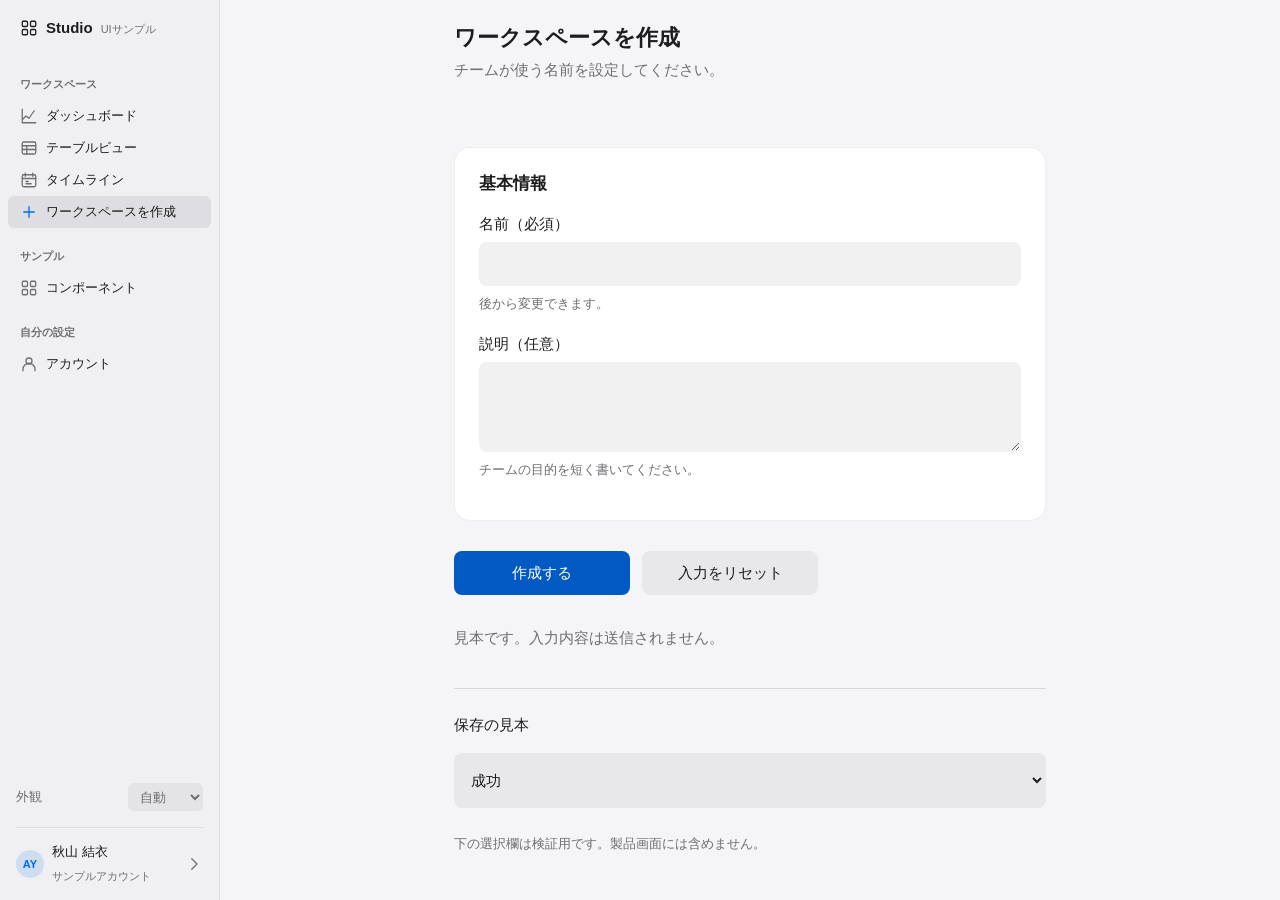
<file: site/templates/form.html>
<!doctype html>
<html lang="ja">
<head>
  <meta charset="utf-8">
  <meta name="viewport" content="width=device-width, initial-scale=1">
  <title>フォーム — UI Guidelines</title>
  <link rel="stylesheet" href="../styles/tokens.css">
  <link rel="stylesheet" href="../styles/primitives.css">
  <link rel="stylesheet" href="../styles/samples.css">
</head>
<body data-page="form">
  <main class="ui-page ui-stack">
    <header>
      <h1 class="ui-heading">ワークスペースを作成</h1>
      <p class="ui-description">チームが使う名前を設定してください。</p>
    </header>
    <form id="workspace-form" class="ui-stack" novalidate>
      <section class="ui-group" aria-labelledby="basic-heading">
        <h2 id="basic-heading" class="ui-section-heading">基本情報</h2>
        <div class="ui-fields">
          <div class="ui-field">
            <label class="ui-label" for="workspace-name">名前（必須）</label>
            <input class="ui-input" id="workspace-name" name="name" type="text" autocomplete="organization" required aria-describedby="name-help name-error">
            <p class="ui-help" id="name-help">後から変更できます。</p>
            <p class="ui-error" id="name-error" hidden>名前を入力してください。</p>
          </div>
          <div class="ui-field">
            <label class="ui-label" for="workspace-note">説明（任意）</label>
            <textarea class="ui-input" id="workspace-note" name="note" rows="3" aria-describedby="note-help"></textarea>
            <p class="ui-help" id="note-help">チームの目的を短く書いてください。</p>
          </div>
        </div>
      </section>
      <div class="ui-actions">
        <button class="ui-button" id="save" type="submit" data-variant="primary">作成する</button>
        <button class="ui-button" id="cancel" type="button" data-variant="secondary">入力をリセット</button>
      </div>
      <p class="ui-feedback" id="feedback" role="status" aria-live="polite">見本です。入力内容は送信されません。</p>
      <p class="ui-error" id="save-error" role="alert" hidden></p>
    </form>
    <aside class="ui-stack" aria-label="見本の確認用コントロール">
      <div class="ui-demo-controls">
        <label for="demo-state">保存の見本
          <select class="ui-input" id="demo-state">
            <option value="saved">成功</option><option value="error">エラー</option><option value="saving">保存中</option>
          </select>
        </label>
      </div>
      <p class="ui-help">下の選択欄は検証用です。製品画面には含めません。</p>
    </aside>
  </main>
  <script type="module">
    import { mountShell, showToast } from '../samples/ui.mjs';
    mountShell('form');
    const form = document.querySelector('#workspace-form');
    const nameInput = document.querySelector('#workspace-name');
    const nameError = document.querySelector('#name-error');
    const save = document.querySelector('#save');
    const cancel = document.querySelector('#cancel');
    const feedback = document.querySelector('#feedback');
    const saveError = document.querySelector('#save-error');
    const demoState = document.querySelector('#demo-state');

    function setSaving(saving) {
      save.disabled = saving;
      cancel.disabled = saving;
      form.setAttribute('aria-busy', String(saving));
      save.textContent = saving ? '作成する（保存中）' : '作成する';
      for (const field of form.querySelectorAll('input, textarea')) field.disabled = saving;
    }
    function showResult() {
      const state = demoState.value;
      setSaving(state === 'saving');
      saveError.hidden = state !== 'error';
      saveError.textContent = state === 'error' ? '保存できませんでした。入力は保持されています。「作成する」から再試行してください。' : '';
      if (state === 'saved') showToast('ワークスペースを作成しました（見本）');
      feedback.textContent = state === 'saving' ? '保存中です。' : state === 'error' ? 'エラーの見本を表示しています。' : 'ワークスペースを作成しました（見本）。';
    }
    form.addEventListener('submit', (event) => {
      event.preventDefault();
      if (save.disabled) return;
      const valid = nameInput.value.trim().length > 0;
      nameError.hidden = valid;
      nameInput.setAttribute('aria-invalid', String(!valid));
      if (!valid) { nameInput.focus(); return; }
      showResult();
    });
    nameInput.addEventListener('input', () => {
      nameError.hidden = true;
      nameInput.removeAttribute('aria-invalid');
    });
    cancel.addEventListener('click', () => {
      form.reset(); nameError.hidden = true; saveError.hidden = true;
      nameInput.removeAttribute('aria-invalid');
      feedback.textContent = '入力をリセットしました（見本）。'; nameInput.focus();
    });
    demoState.addEventListener('change', () => { if (form.getAttribute('aria-busy') === 'true') showResult(); });
  </script>
</body>
</html>
</file>
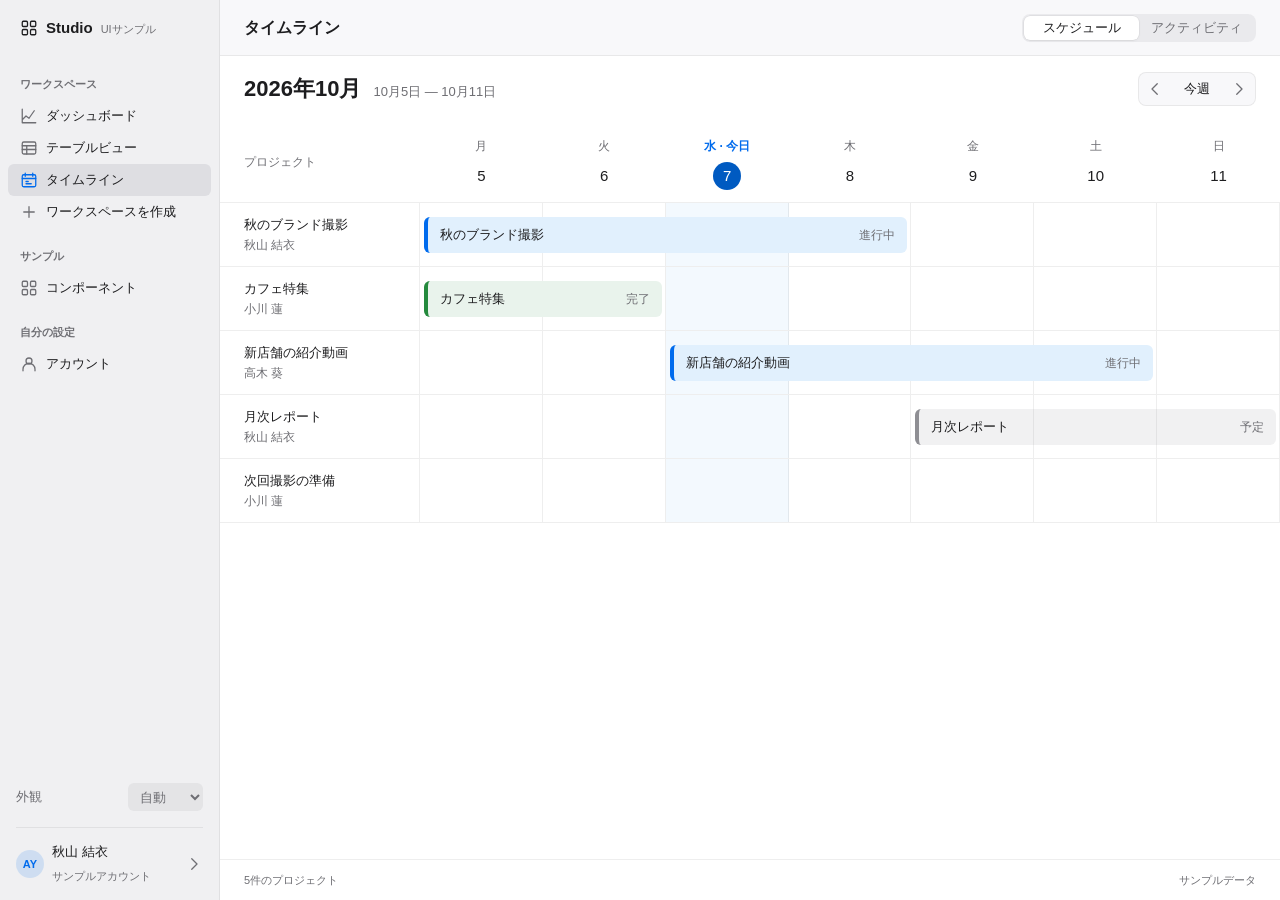
<file: site/templates/timeline.html>
<!doctype html>
<html lang="ja">
<head>
  <meta charset="utf-8">
  <meta name="viewport" content="width=device-width, initial-scale=1">
  <title>タイムライン — Studio</title>
  <link rel="stylesheet" href="../styles/tokens.css">
  <link rel="stylesheet" href="../styles/primitives.css">
  <link rel="stylesheet" href="../styles/samples.css">
</head>
<body data-page="timeline">
  <main class="app-page app-workspace">
    <header class="app-header">
      <h1 class="ui-heading">タイムライン</h1>
      <div class="app-segments" id="timeline-view" role="radiogroup" aria-label="タイムラインの表示">
        <button type="button" role="radio" aria-checked="true" data-value="schedule">スケジュール</button>
        <button type="button" role="radio" aria-checked="false" data-value="activity">アクティビティ</button>
      </div>
    </header>
    <section id="schedule" aria-labelledby="period-label">
      <header class="app-contextbar">
        <div class="app-period-heading">
          <h2 id="period-label">2026年10月</h2>
          <p id="week-label" aria-live="polite">10月5日 — 11日</p>
        </div>
        <div class="app-control-group" role="group" aria-label="表示する週">
          <button class="app-icon-button" id="prev-week" type="button" aria-label="前の週"></button>
          <button class="ui-button" data-variant="secondary" data-density="compact" id="this-week" type="button">今週</button>
          <button class="app-icon-button" id="next-week" type="button" aria-label="次の週"></button>
        </div>
      </header>
      <div class="app-timeline-scroll" tabindex="0" aria-label="制作スケジュール。横にスクロールできます">
        <div class="app-timeline" id="timeline-grid"></div>
      </div>
    </section>
    <section id="activity-panel" aria-labelledby="activity-heading" hidden>
      <header class="app-contextbar"><div class="app-period-heading"><h2 id="activity-heading">今日のアクティビティ</h2><p>10月7日</p></div></header>
      <div class="app-workspace-body"><ol class="app-activity" id="activity-list"></ol></div>
    </section>
    <footer class="app-statusbar"><span id="timeline-summary"></span><span>サンプルデータ</span></footer>
    <dialog class="app-dialog" id="project-dialog" aria-labelledby="project-title">
      <h2 id="project-title"></h2><div id="project-detail"></div>
      <form method="dialog" class="ui-actions"><button class="ui-button" data-variant="secondary">閉じる</button></form>
    </dialog>
  </main>
  <script type="module" src="../samples/timeline.mjs"></script>
</body>
</html>
</file>
<file: site/styles/tokens.css>
/* 値の唯一の定義元。機能追加では変更せず、共通仕様の変更として扱う。 */
:root {
    color-scheme: light dark;
    --canvas: light-dark(#f5f5f7, #000000);
    --card: light-dark(#ffffff, #1c1c1e);
    --grouped: light-dark(#f2f2f7, #1c1c1e);
    --group: light-dark(#ffffff, #2c2c2e);
    --elevated: light-dark(#ffffff, #3a3a3c);
    --ink: light-dark(#1d1d1f, #f5f5f7);
    --muted-ink: light-dark(#6e6e73, #a1a1a6);
    --subtle-ink: light-dark(#8e8e93, #8e8e93);
    --hairline: light-dark(rgba(0, 0, 0, 0.065), rgba(255, 255, 255, 0.08));
    --separator: light-dark(rgba(0, 0, 0, 0.12), rgba(255, 255, 255, 0.15));
    --fill: light-dark(rgba(118, 118, 128, 0.1), rgba(118, 118, 128, 0.24));
    --fill-hover: light-dark(rgba(0, 0, 0, 0.028), rgba(255, 255, 255, 0.045));
    --header-bg: light-dark(rgba(251, 251, 253, 0.84), rgba(28, 28, 30, 0.84));
    --material: light-dark(rgba(255, 255, 255, 0.88), rgba(44, 44, 46, 0.9));
    --accent: light-dark(oklch(0.55 0.22 255), oklch(0.7 0.17 255));
    --accent-soft: color-mix(in oklch, var(--accent) 14%, transparent);
    --accent-tint: color-mix(in oklch, var(--accent) 8%, transparent);
    --green: light-dark(#248a3d, #30d158);
    --blue: light-dark(#0071e3, #0a84ff);
    --orange: light-dark(#c93400, #ff9f0a);
  --red: light-dark(#d70015, #ff453a);
    --pin-shadow: light-dark(rgba(0, 0, 0, 0.1), rgba(0, 0, 0, 0.55));
    --backdrop: light-dark(rgba(0, 0, 0, 0.16), rgba(0, 0, 0, 0.5));
    --shadow-card: 0 0 0 0.5px light-dark(rgba(0, 0, 0, 0.08), rgba(255, 255, 255, 0.1)), 0 1px 3px light-dark(rgba(0, 0, 0, 0.04), transparent);
    --shadow-pop: 0 0 0 0.5px light-dark(rgba(0, 0, 0, 0.1), rgba(255, 255, 255, 0.12)), 0 10px 32px light-dark(rgba(0, 0, 0, 0.12), rgba(0, 0, 0, 0.5)), 0 2px 6px light-dark(rgba(0, 0, 0, 0.04), rgba(0, 0, 0, 0.3));
    --shadow-sheet: 0 0 0 0.5px light-dark(rgba(0, 0, 0, 0.08), rgba(255, 255, 255, 0.1)), 0 24px 64px light-dark(rgba(0, 0, 0, 0.18), rgba(0, 0, 0, 0.6));
    --ease-sheet: cubic-bezier(0.32, 0.72, 0, 1);
  --page-gutter: 24px;
  --page-gap: 16px;
  --radius-sm: 6px;
  --radius-md: 8px;
  --radius-lg: 12px;
  --radius-xl: 16px;
  --radius-full: 999px;
  --font: -apple-system, BlinkMacSystemFont, "SF Pro Text", "Hiragino Sans", "Noto Sans JP", Inter, sans-serif;
  /* 新規共通部品の固定スケールと役割 */
  --space-1: 2px;
  --space-2: 4px;
  --space-3: 6px;
  --space-4: 8px;
  --space-5: 12px;
  --space-6: 16px;
  --space-7: 20px;
  --space-8: 24px;
  --space-9: 32px;
  --space-10: 48px;
  --page-gutter-small: var(--space-6);
  --group-gap: var(--space-8);
  --field-gap: var(--space-6);
  --label-gap: var(--space-3);
  --control-compact: 28px;
  --control-regular: 44px;
  --input-compact: 32px;
  --input-regular: 44px;
  --table-header-height: 38px;
  --table-row-height: 46px;
  --text-title: 1.375rem;
  --text-heading: 1.0625rem;
  --text-body: .9375rem;
  --text-compact: .8125rem;
  --text-caption: .75rem;
  --line-title: 1.75rem;
  --line-body: 1.5rem;
  --line-caption: 1.125rem;
  --weight-regular: 400;
  --weight-medium: 500;
  --weight-semibold: 600;
  --weight-bold: 700;
  --on-accent: #ffffff;
  --action-accent: light-dark(#005ac1, #005ac1);
  --danger-soft: color-mix(in srgb, var(--red) 8%, var(--card));
  --border-width: 1px;
  --focus-width: 2px;
  --focus-offset: 2px;
  --form-max-width: 640px;
  --action-min-width: 11rem;
  --motion-fast: 150ms;
  --motion-menu: 180ms;
  --motion-control: 280ms;
  --motion-sheet: 450ms;
  --motion-reduced: 0.01ms;
  --ease-standard: cubic-bezier(.2, 0, 0, 1);
  /* サンプル全体で共有するアプリ骨格と表示 */
  --sidebar-width: 220px;
  --sidebar-bg: light-dark(#f0f0f2, #242426);
  --nav-selected: light-dark(#dedee2, #3b3b3e);
  --nav-row-height: 32px;
  --nav-label-size: .6875rem;
  --sidebar-avatar-size: 28px;
  --workspace-bg: light-dark(#ffffff, #1e1e20);
  --workspace-header-bg: light-dark(rgba(248, 248, 250, .94), rgba(40, 40, 42, .94));
  --workspace-header-height: 56px;
  --workspace-title-size: 1rem;
  --workspace-title-line: 1.375rem;
  --workspace-period-size: 1.375rem;
  --workspace-content-width: 720px;
  --mobile-bar-height: 56px;
  --content-max-width: 1280px;
  --icon-size: 18px;
  --avatar-size: 36px;
  --avatar-large: 72px;
  --metric-size: 2rem;
  --metric-line: 2.5rem;
  --timeline-label-width: 200px;
  --timeline-min-width: 840px;
  --timeline-row-height: 64px;
  --timeline-bar-height: 36px;
  --timeline-date-size: 28px;
  --timeline-day-text: .9375rem;
  --timeline-today: color-mix(in srgb, var(--accent) 4%, var(--workspace-bg));
  --timeline-event-fill: color-mix(in srgb, var(--accent) 10%, var(--workspace-bg));
  --timeline-event-done: color-mix(in srgb, var(--green) 10%, var(--workspace-bg));
  --event-hover-brightness: .96;
  --chart-height: 240px;
  --stroke-chart: 2.5px;
  --toast-max-width: 480px;
  --toast-timeout: 4000ms;
  --layer-sidebar: 40;
  --layer-toast: 200;
  --series-revenue: var(--blue);
  --series-profit: var(--green);
  --brand-instagram: #b5245b;
  --brand-youtube: #cc001f;
  --status-size: 6px;
  --skeleton-fill: var(--fill);
  --disabled-opacity: .55;
  --segment-button-height: 24px;
  --segment-text-size: .78125rem;
  --line-segment: 1;
  --material-blur: 24px;
  --header-blur: 20px;
  --success-soft: color-mix(in srgb, var(--green) 12%, var(--card));
  --settings-max-width: 840px;
  --layer-nav-backdrop: 39;
}
  :root[data-theme="light"] { color-scheme: light; }
  :root[data-theme="dark"] { color-scheme: dark; }
</file>
<file: site/styles/primitives.css>
/* Webフォームの共通実装例。ページから内部スタイルを上書きしない。 */
* { box-sizing: border-box; }
body { margin: 0; background: var(--canvas); color: var(--ink); font-family: var(--font); font-size: var(--text-body); line-height: var(--line-body); }
button, input, textarea, select { font: inherit; color: inherit; }
[hidden] { display: none !important; }
.ui-button { text-decoration: none; font-family: inherit; }
.ui-page { width: 100%; max-width: var(--form-max-width); margin: 0 auto; padding: var(--page-gutter); }
.ui-stack { display: grid; gap: var(--group-gap); }
.ui-heading { margin: 0; font-size: var(--text-title); line-height: var(--line-title); font-weight: var(--weight-semibold); }
.ui-description { margin: var(--label-gap) 0 0; color: var(--muted-ink); }
.ui-group { padding: var(--group-gap); border: var(--border-width) solid var(--hairline); border-radius: var(--radius-xl); background: var(--card); }
.ui-section-heading { margin: 0 0 var(--field-gap); font-size: var(--text-heading); font-weight: var(--weight-semibold); }
.ui-fields { display: grid; gap: var(--field-gap); }
.ui-field { display: grid; gap: var(--label-gap); }
.ui-label { font-weight: var(--weight-medium); }
.ui-help { margin: 0; color: var(--muted-ink); font-size: var(--text-compact); }
.ui-input { width: 100%; min-width: 0; min-height: var(--input-regular); padding: var(--space-4) var(--space-5); border: var(--border-width) solid transparent; border-radius: var(--radius-md); background: var(--fill); }
.ui-input:focus-visible { outline: var(--focus-width) solid var(--accent); outline-offset: var(--focus-offset); }
.ui-input[aria-invalid="true"] { border-color: var(--red); }
.ui-error { margin: 0; color: var(--red); font-size: var(--text-compact); }
.ui-actions { display: flex; flex-wrap: wrap; gap: var(--space-5); align-items: center; }
.ui-actions .ui-button { min-width: var(--action-min-width); }
.ui-button { display: inline-flex; align-items: center; justify-content: center; gap: var(--space-4); min-height: var(--control-regular); padding: var(--space-4) var(--space-6); border: var(--border-width) solid transparent; border-radius: var(--radius-md); background: var(--fill); color: var(--ink); font-weight: var(--weight-medium); cursor: pointer; transition: opacity var(--motion-fast) var(--ease-standard); }
.ui-button[data-variant="primary"] { background: var(--action-accent); color: var(--on-accent); }
.ui-button[data-variant="tertiary"] { background: transparent; color: var(--accent); }
.ui-button[data-variant="destructive"] { background: var(--danger-soft); color: var(--red); }
.ui-button[data-density="compact"] { min-height: var(--control-compact); padding: 0 var(--space-5); font-size: var(--text-compact); }
.ui-button:focus-visible { outline: var(--focus-width) solid var(--accent); outline-offset: var(--focus-offset); }
.ui-button:disabled { cursor: default; opacity: var(--disabled-opacity); }
.ui-feedback { margin: 0; color: var(--muted-ink); }
.ui-feedback[data-state="error"] { color: var(--red); }
.ui-demo-controls { display: flex; flex-wrap: wrap; gap: var(--space-5); padding-top: var(--group-gap); border-top: var(--border-width) solid var(--separator); }
.ui-demo-controls label { display: grid; gap: var(--label-gap); flex: 1; }
@media (max-width: 720px) {
  .ui-page { padding: var(--page-gutter-small); }
  .ui-group { padding: var(--space-6); }
}
@media (any-pointer: coarse) {
  .ui-button[data-density="compact"] { min-height: var(--control-regular); }
}
@media (prefers-reduced-motion: reduce) {
  .ui-button { transition-duration: var(--motion-reduced); }
}
</file>
<file: site/styles/samples.css>
/* AppShell、Sidebar、Toastと各画面の共通構造。寸法はtokens.cssから使う。 */
.with-shell { display: grid; grid-template-columns: var(--sidebar-width) minmax(0, 1fr); min-height: 100dvh; }
.app-content { grid-column: 2; min-width: 0; width: 100%; }
.app-page { max-width: var(--content-max-width); padding: var(--page-gutter); margin: 0 auto; }
.app-content.ui-page { max-width: var(--form-max-width); }
.app-content.page { max-width: none; height: 100dvh; }
.app-header { display: flex; flex-wrap: wrap; justify-content: space-between; align-items: center; gap: var(--space-6); margin-bottom: var(--group-gap); }
.app-header .ui-description { font-size: var(--text-compact); }
.app-sidebar { position: sticky; top: 0; height: 100dvh; display: flex; flex-direction: column; min-width: 0; overflow-y: auto; background: var(--sidebar-bg); border-right: var(--border-width) solid var(--hairline); padding: 0 var(--space-4) var(--space-5); }
.app-brand-row { display: flex; align-items: flex-start; justify-content: space-between; }
.app-icon-button.app-nav-close { display: none; }
.app-menu-anchor { position: relative; justify-self: start; }
.app-menu { position: absolute; top: 100%; left: 0; z-index: var(--layer-sidebar); width: max-content; min-width: var(--timeline-label-width); padding: var(--space-2); border: var(--border-width) solid var(--separator); border-radius: var(--radius-lg); background: var(--material); box-shadow: var(--shadow-pop); }
.app-menu :is(button, a) { display: flex; width: 100%; align-items: center; min-height: var(--control-regular); padding: var(--space-4) var(--space-5); text-decoration: none; text-align: left; border: 0; border-radius: var(--radius-md); background: transparent; color: var(--ink); cursor: pointer; }
.app-menu :is(button, a):focus { background: var(--accent); color: var(--on-accent); outline: none; }
.ui-input:disabled { opacity: var(--disabled-opacity); }
.app-brand { display: flex; align-items: center; gap: var(--space-4); min-height: var(--workspace-header-height); margin-bottom: var(--space-6); padding: 0 var(--space-5); text-decoration: none; color: var(--ink); font-size: var(--text-body); font-weight: var(--weight-semibold); }
.app-brand-caption { margin-left: var(--space-4); font-size: var(--nav-label-size); color: var(--muted-ink); font-weight: var(--weight-regular); }
.app-icon { width: var(--icon-size); height: var(--icon-size); flex-shrink: 0; }
.app-nav-group { margin-bottom: var(--space-6); }
.app-nav-group h2 { color: var(--muted-ink); font-size: var(--nav-label-size); font-weight: var(--weight-semibold); margin: 0; padding: 0 var(--space-5) var(--space-2); }
.app-nav-link { display: flex; align-items: center; gap: var(--space-4); min-height: var(--nav-row-height); border-radius: var(--radius-sm); padding: var(--space-3) var(--space-5); color: var(--ink); text-decoration: none; font-size: var(--text-compact); line-height: var(--line-caption); }
.app-nav-link:hover { background: var(--fill-hover); }
.app-nav-link[aria-current="page"] { background: var(--nav-selected); font-weight: var(--weight-medium); }
.app-nav-link .app-icon { color: var(--muted-ink); }
.app-nav-link[aria-current="page"] .app-icon { color: var(--accent); }
.app-sidebar-footer { margin-top: auto; display: grid; gap: var(--space-6); padding: var(--space-6) var(--space-4) 0; }
.app-appearance { display: flex; justify-content: space-between; gap: var(--space-4); align-items: center; color: var(--muted-ink); font-size: var(--text-compact); }
.app-appearance select { min-height: var(--control-compact); max-width: 65%; background: var(--fill); border: 0; border-radius: var(--radius-sm); padding: 0 var(--space-4); }
.app-profile-link { display: flex; align-items: center; gap: var(--space-4); border-top: var(--border-width) solid var(--hairline); padding-top: var(--space-5); text-decoration: none; color: var(--ink); }
.app-profile-link .app-avatar { width: var(--sidebar-avatar-size); height: var(--sidebar-avatar-size); font-size: var(--nav-label-size); }
.app-profile-link strong { display: block; font-size: var(--text-compact); font-weight: var(--weight-medium); }
.app-profile-link small { display: block; font-size: var(--nav-label-size); color: var(--muted-ink); }
.app-profile-link > .app-icon { margin-left: auto; color: var(--muted-ink); }
.app-avatar { display: inline-grid; place-items: center; flex-shrink: 0; width: var(--avatar-size); height: var(--avatar-size); border-radius: var(--radius-full); background: var(--accent-soft); color: var(--accent); font-size: var(--text-compact); font-weight: var(--weight-semibold); }
.app-avatar.is-large { width: var(--avatar-large); height: var(--avatar-large); font-size: var(--text-title); }
.app-skip { position: fixed; top: var(--space-4); left: var(--space-4); z-index: var(--layer-toast); padding: var(--space-4) var(--space-6); background: var(--card); color: var(--ink); border-radius: var(--radius-md); transform: translateY(-200%); }
.app-skip:focus { transform: none; }
.app-mobile-bar, .app-nav-backdrop { display: none; }
.app-icon-button { display: inline-grid; place-items: center; width: var(--control-regular); min-height: var(--control-regular); padding: 0; background: transparent; border: 0; border-radius: var(--radius-md); color: var(--muted-ink); cursor: pointer; }
.app-icon-button:hover { background: var(--fill); }
:where(.with-shell) :where(a, button, select, input, summary):focus-visible { outline: var(--focus-width) solid var(--accent); outline-offset: var(--focus-offset); }
/* アイコンを含む検索面でフォーカスを示し、メニューの外へ描画しない。 */
.combo-search { border-radius: var(--radius-lg) var(--radius-lg) 0 0; }
.combo-search:focus-within { outline: var(--focus-width) solid var(--accent); outline-offset: calc(-1 * var(--focus-width)); }
.combo-search .combo-input:focus-visible { outline: none; }
:is(.segmented, .app-segments) { --count: 2; --index: -1; position: relative; isolation: isolate; display: inline-grid; grid-auto-flow: column; grid-auto-columns: 1fr; padding: var(--space-1); border-radius: var(--radius-md); background: var(--fill); }
:is(.segmented, .app-segments).is-block { display: grid; width: 100%; }
:is(.segmented, .app-segments)::before { content: ""; position: absolute; z-index: -1; top: var(--space-1); bottom: var(--space-1); left: var(--space-1); width: calc((100% - var(--space-2)) / var(--count)); border-radius: var(--radius-sm); background: var(--elevated); box-shadow: var(--shadow-card); transform: translateX(calc(100% * var(--index))); transition: transform var(--motion-control) var(--ease-sheet), opacity var(--motion-fast); }
:is(.segmented, .app-segments):not(:has([aria-checked="true"]))::before { opacity: 0; }
:is(.segmented, .app-segments) button { display: grid; place-items: center; min-width: 0; min-height: var(--segment-button-height); padding: var(--space-1) var(--space-5) 0; border: 0; border-radius: var(--radius-sm); background: transparent; color: var(--muted-ink); font-size: var(--segment-text-size); line-height: var(--line-segment); font-weight: var(--weight-medium); white-space: nowrap; cursor: pointer; }
:is(.segmented, .app-segments) button[aria-checked="true"] { color: var(--ink); }
.app-toolbar { display: flex; flex-wrap: wrap; align-items: center; gap: var(--space-4); }
.app-panel { background: var(--card); border: var(--border-width) solid var(--hairline); border-radius: var(--radius-xl); overflow: hidden; }
.app-panel-heading { display: flex; justify-content: space-between; align-items: center; flex-wrap: wrap; gap: var(--space-5); padding: var(--space-7) var(--space-8); }
.app-panel-heading h2 { font-size: var(--text-heading); font-weight: var(--weight-semibold); margin: 0; }
.app-panel-body { padding: 0 var(--space-8) var(--space-8); }
.app-dash-grid { display: grid; grid-template-columns: minmax(0, 2fr) minmax(0, 1fr); gap: var(--group-gap); align-items: start; }
.app-dash-wide { grid-column: 1 / -1; }
.app-metrics { display: flex; flex-wrap: wrap; gap: var(--space-9); margin-bottom: var(--space-7); }
.app-metric-label { display: flex; align-items: center; gap: var(--space-3); color: var(--muted-ink); font-size: var(--text-compact); }
.app-dot { display: inline-block; width: var(--status-size); height: var(--status-size); border-radius: var(--radius-full); background: currentColor; }
.app-metric-value { margin: var(--space-2) 0; font-size: var(--metric-size); line-height: var(--metric-line); font-weight: var(--weight-semibold); font-variant-numeric: tabular-nums; }
.app-metric-value small { font-size: var(--text-body); font-weight: var(--weight-medium); }
.app-change[data-direction="down"] { color: var(--red); }
.app-change[data-direction="neutral"] { color: var(--muted-ink); }
.app-change { margin: 0; font-size: var(--text-compact); color: var(--green); }
.app-muted { color: var(--muted-ink); }
.app-caption { font-size: var(--text-caption); color: var(--muted-ink); }
.series-revenue { color: var(--series-revenue); }
.series-profit { color: var(--series-profit); }
.app-chart { display: block; width: 100%; height: auto; min-height: var(--chart-height); overflow: visible; }
.app-chart .grid-line { stroke: var(--hairline); stroke-width: var(--border-width); }
.app-chart .axis-label { fill: var(--muted-ink); font-size: var(--text-caption); }
.app-chart .revenue-line { stroke: var(--series-revenue); stroke-width: var(--stroke-chart); fill: none; }
.app-chart .profit-line { stroke: var(--series-profit); stroke-width: var(--stroke-chart); stroke-dasharray: 5 4; fill: none; }
.app-chart .chart-point { fill: var(--series-revenue); opacity: 0; cursor: pointer; }
.app-chart .chart-point:hover, .app-chart .chart-point:focus { opacity: 1; outline: none; stroke: var(--ink); stroke-width: var(--focus-width); }
.app-chart .chart-point { pointer-events: all; }
.app-table-scroll { overflow-x: auto; }
.app-data-grid { width: 100%; border-collapse: collapse; font-size: var(--text-compact); }
.app-data-grid th, .app-data-grid td { padding: var(--space-5) var(--space-8); text-align: left; border-bottom: var(--border-width) solid var(--hairline); }
.app-data-grid th { font-weight: var(--weight-medium); color: var(--muted-ink); }
.app-data-grid .is-number { text-align: right; font-variant-numeric: tabular-nums; }
.app-data-grid tr:last-child td { border-bottom: 0; }
.app-list { list-style: none; margin: 0; padding: 0; }
.app-list-item { display: flex; align-items: center; justify-content: space-between; gap: var(--space-5); padding: var(--space-5) 0; border-bottom: var(--border-width) solid var(--hairline); }
.app-list-item:last-child { border-bottom: 0; }
.app-list-item strong { display: block; font-size: var(--text-compact); font-weight: var(--weight-medium); }
.app-list-item small { color: var(--muted-ink); font-size: var(--text-caption); }
.app-badge { display: inline-flex; align-items: center; gap: var(--space-3); font-size: var(--text-caption); color: var(--muted-ink); white-space: nowrap; }
.app-badge[data-status="done"] { color: var(--green); }
.app-badge[data-status="active"] { color: var(--accent); }
.app-timeline-scroll { overflow-x: auto; }
.app-timeline { min-width: var(--timeline-min-width); }
.app-timeline-header, .app-timeline-row { display: grid; grid-template-columns: var(--timeline-label-width) repeat(7, minmax(0, 1fr)); }
.app-timeline-header { border-bottom: var(--border-width) solid var(--hairline); }
.app-timeline-header > span { display: flex; flex-direction: column; justify-content: center; align-items: center; gap: var(--space-2); padding: var(--space-5) var(--space-4); font-size: var(--text-caption); color: var(--muted-ink); }
.app-timeline-header > span:first-child { align-items: flex-start; padding-left: var(--page-gutter); position: sticky; left: 0; z-index: 2; background: var(--workspace-bg); }
.app-timeline-header .is-today { color: var(--accent); font-weight: var(--weight-semibold); }
.app-timeline-date { display: inline-grid; place-items: center; width: var(--timeline-date-size); height: var(--timeline-date-size); color: var(--ink); font-size: var(--timeline-day-text); font-weight: var(--weight-medium); border-radius: var(--radius-full); }
.is-today .app-timeline-date { color: var(--on-accent); background: var(--action-accent); }
.app-timeline-row { min-height: var(--timeline-row-height); position: relative; border-bottom: var(--border-width) solid var(--hairline); }
.app-timeline-label { grid-column: 1; grid-row: 1; display: flex; flex-direction: column; justify-content: center; gap: var(--space-1); padding: var(--space-5) var(--page-gutter); border-right: var(--border-width) solid var(--hairline); background: var(--workspace-bg); line-height: var(--line-caption); position: sticky; left: 0; z-index: 2; }
.app-timeline-label strong { font-size: var(--text-compact); font-weight: var(--weight-medium); }
.app-timeline-label small { color: var(--muted-ink); font-size: var(--text-caption); }
.app-timeline-track { grid-column: 2 / -1; grid-row: 1; display: grid; grid-template-columns: repeat(7, minmax(0, 1fr)); align-items: center; }
.app-timeline-track > span { grid-row: 1; height: 100%; border-right: var(--border-width) solid var(--hairline); }
.app-timeline-track > span.is-today { background: var(--timeline-today); }
.app-timeline-bar { z-index: 1; grid-row: 1; display: flex; align-items: center; gap: var(--space-5); margin: 0 var(--space-2); min-height: var(--timeline-bar-height); padding: var(--space-3) var(--space-5); text-align: left; border: 0; border-left: var(--space-2) solid var(--accent); border-radius: var(--radius-sm); background: var(--timeline-event-fill); color: var(--ink); font-size: var(--text-compact); cursor: pointer; }
.app-timeline-event-title { min-width: 0; overflow: hidden; text-overflow: ellipsis; white-space: nowrap; font-weight: var(--weight-medium); }
.app-timeline-event-state { margin-left: auto; flex-shrink: 0; font-size: var(--text-caption); color: var(--muted-ink); }
.app-timeline-bar:hover { filter: brightness(var(--event-hover-brightness)); }
.app-timeline-bar[data-status="done"] { background: var(--timeline-event-done); border-left-color: var(--green); }
.app-timeline-bar[data-status="planned"] { background: var(--fill); border-left-color: var(--subtle-ink); }

/* 登録済みWorkspaceView。予定・文書など、内容の面を広く使う画面の骨格。 */
.app-workspace.app-content { display: flex; flex-direction: column; max-width: none; min-height: 100dvh; padding: 0; background: var(--workspace-bg); }
.app-workspace > .app-header { flex-shrink: 0; align-items: center; min-height: var(--workspace-header-height); margin: 0; padding: var(--space-5) var(--page-gutter); border-bottom: var(--border-width) solid var(--hairline); background: var(--workspace-header-bg); backdrop-filter: blur(var(--header-blur)); }
.app-workspace > .app-header .ui-heading { font-size: var(--workspace-title-size); line-height: var(--workspace-title-line); }
.app-contextbar { display: flex; align-items: center; justify-content: space-between; flex-wrap: wrap; gap: var(--space-6); padding: var(--space-6) var(--page-gutter); }
.app-period-heading { display: flex; align-items: baseline; flex-wrap: wrap; gap: var(--space-5); }
.app-period-heading h2 { margin: 0; font-size: var(--workspace-period-size); line-height: var(--line-title); font-weight: var(--weight-semibold); }
.app-period-heading p { margin: 0; color: var(--muted-ink); font-size: var(--text-compact); }
.app-control-group { display: inline-flex; align-items: center; gap: var(--space-1); padding: var(--space-1); border: var(--border-width) solid var(--hairline); border-radius: var(--radius-md); background: var(--workspace-header-bg); }
.app-control-group .app-icon-button { width: var(--control-compact); min-height: var(--control-compact); }
.app-control-group .ui-button { min-height: var(--control-compact); padding: 0 var(--space-5); background: transparent; font-size: var(--text-compact); }
.app-workspace-body { max-width: var(--workspace-content-width); padding: 0 var(--page-gutter) var(--page-gutter); }
.app-statusbar { display: flex; justify-content: space-between; flex-wrap: wrap; gap: var(--space-4); margin-top: auto; padding: var(--space-4) var(--page-gutter); border-top: var(--border-width) solid var(--hairline); color: var(--muted-ink); font-size: var(--nav-label-size); }
.app-activity { margin: 0; padding: 0; list-style: none; }
.app-activity li { display: flex; gap: var(--space-6); padding: var(--space-6) 0; border-bottom: var(--border-width) solid var(--hairline); }
.app-activity p { margin: 0; font-size: var(--text-compact); }
.app-profile-header { display: flex; align-items: center; gap: var(--space-7); }
.app-profile-header h2 { font-size: var(--text-title); margin: 0; }
.app-profile-header p { margin: var(--space-2) 0 0; color: var(--muted-ink); font-size: var(--text-compact); }
.app-settings-row { display: flex; justify-content: space-between; align-items: center; gap: var(--space-6); padding: var(--space-6) 0; border-bottom: var(--border-width) solid var(--hairline); }
.app-settings-row:last-child { border-bottom: 0; }
.app-settings-row strong { display: block; font-weight: var(--weight-medium); font-size: var(--text-compact); }
.app-settings-row p { margin: var(--space-2) 0 0; font-size: var(--text-caption); color: var(--muted-ink); }
.app-switch-target { display: inline-grid; place-items: center; min-width: var(--control-regular); min-height: var(--control-regular); }
.app-switch { width: var(--icon-size); min-height: var(--icon-size); accent-color: var(--accent); cursor: pointer; }
.app-example-grid { display: grid; grid-template-columns: repeat(2, minmax(0, 1fr)); gap: var(--group-gap); }
.app-example-grid .ui-group { min-width: 0; }
.app-example { display: flex; flex-wrap: wrap; gap: var(--space-5); align-items: center; }
.app-example label { display: grid; gap: var(--label-gap); width: 100%; }
.app-example + .ui-help { margin-top: var(--space-6); }
.app-toast { position: fixed; bottom: var(--space-8); left: 50%; transform: translateX(-50%); z-index: var(--layer-toast); display: flex; align-items: center; gap: var(--space-5); width: max-content; max-width: min(var(--toast-max-width), calc(100vw - var(--space-9))); padding: var(--space-4) var(--space-5) var(--space-4) var(--space-6); border: var(--border-width) solid var(--separator); border-radius: var(--radius-lg); background: var(--material); backdrop-filter: blur(var(--material-blur)); box-shadow: var(--shadow-pop); animation: app-toast-in var(--motion-menu) var(--ease-standard); }
.app-toast > .app-icon { color: var(--green); }
.app-toast[data-kind="error"] > .app-icon { color: var(--red); }
.app-toast-message { font-size: var(--text-compact); line-height: var(--line-caption); }
.app-toast-action { min-height: var(--control-regular); padding: 0 var(--space-4); border: 0; background: transparent; border-radius: var(--radius-md); color: var(--accent); font-size: var(--text-compact); cursor: pointer; white-space: nowrap; }
.app-toast .app-icon-button { width: var(--input-compact); flex-shrink: 0; }
@keyframes app-toast-in { from { opacity: 0; transform: translate(-50%, var(--space-4)); } to { opacity: 1; transform: translate(-50%, 0); } }
.app-dialog { width: min(var(--toast-max-width), calc(100vw - var(--space-9))); margin: auto; padding: var(--space-8); color: var(--ink); background: var(--grouped); border: var(--border-width) solid var(--separator); border-radius: var(--radius-xl); box-shadow: var(--shadow-sheet); }
.app-dialog::backdrop { background: var(--backdrop); }
.app-dialog h2 { font-size: var(--text-heading); margin: 0 0 var(--space-5); }
.app-dialog p { font-size: var(--text-compact); }
.app-dialog .ui-actions { margin-top: var(--space-7); }
.app-empty { padding: var(--space-10) var(--space-8); text-align: center; }
.app-empty h2 { margin: 0 0 var(--space-4); font-size: var(--text-heading); }
.app-empty p { margin: 0 0 var(--space-6); color: var(--muted-ink); font-size: var(--text-compact); }
.app-skeleton { height: var(--chart-height); border-radius: var(--radius-lg); background: var(--skeleton-fill); }
.app-state-controls { margin-top: var(--group-gap); color: var(--muted-ink); font-size: var(--text-caption); }
.app-state-controls summary { cursor: pointer; }
.app-state-controls .app-toolbar { margin-top: var(--space-5); }
.with-shell .preview-theme { display: none; }
@media (max-width: 1100px) { .app-dash-grid { grid-template-columns: minmax(0, 1fr); } }
@media (max-width: 720px) {
  .with-shell { display: block; }
  .app-icon-button.app-nav-close { display: inline-grid; }
  .app-content { padding: var(--page-gutter-small); }
  .app-workspace.app-content { min-height: calc(100dvh - var(--mobile-bar-height)); }
  .app-workspace > .app-header, .app-contextbar { padding-left: var(--page-gutter-small); padding-right: var(--page-gutter-small); }
  .app-period-heading { gap: var(--space-2); flex-direction: column; }
  .app-control-group :is(.app-icon-button, .ui-button) { min-height: var(--control-regular); }
  .app-control-group .app-icon-button { width: var(--control-regular); }
  .app-nav-link { min-height: var(--control-regular); }
  .app-content.page { height: calc(100dvh - var(--mobile-bar-height)); }
  .app-mobile-bar { display: flex; justify-content: space-between; align-items: center; position: sticky; top: 0; z-index: var(--layer-sidebar); height: var(--mobile-bar-height); padding: 0 var(--space-5); border-bottom: var(--border-width) solid var(--hairline); background: var(--material); backdrop-filter: blur(var(--header-blur)); font-weight: var(--weight-semibold); }
  .app-sidebar { position: fixed; left: 0; top: 0; z-index: var(--layer-sidebar); width: var(--sidebar-width); transform: translateX(-100%); visibility: hidden; transition: transform var(--motion-control) var(--ease-standard); }
  .nav-open { overflow: hidden; }
  .nav-open .app-sidebar { transform: none; visibility: visible; }
  .app-nav-backdrop:not([hidden]) { display: block; position: fixed; inset: 0; z-index: var(--layer-nav-backdrop); width: 100%; height: 100%; border: 0; background: var(--backdrop); }
  .app-header { align-items: flex-start; }
  .app-example-grid { grid-template-columns: minmax(0, 1fr); }
  .app-panel-heading { padding: var(--space-6); }
  .app-panel-body { padding: 0 var(--space-6) var(--space-6); }
  .app-metrics { gap: var(--space-6); }
  .app-metric-value { font-size: var(--text-title); line-height: var(--line-title); }
  .app-data-grid th, .app-data-grid td { padding: var(--space-5) var(--space-6); white-space: nowrap; }
  :is(.segmented, .app-segments) button { min-height: var(--control-regular); }
}
@media (prefers-reduced-motion: reduce) { .app-sidebar, :is(.segmented, .app-segments)::before { transition: none; } .app-toast { animation: none; } }
@supports not (backdrop-filter: blur(1px)) { .app-toast, .app-mobile-bar, .app-workspace > .app-header { background: var(--elevated); } }

.app-panel.ui-stack { padding: var(--space-8); }
.app-account { max-width: var(--settings-max-width); }
.app-settings-row .ui-input { max-width: 40%; width: auto; }
.app-toast .app-icon-button { width: var(--control-regular); }
@media (max-width: 720px) { .app-panel.ui-stack { padding: var(--space-6); } }
@media (any-pointer: coarse) { .app-timeline-bar, .app-nav-link, .app-appearance select, :is(.segmented, .app-segments) button { min-height: var(--control-regular); } }
@media (any-pointer: coarse) { .app-control-group :is(.app-icon-button, .ui-button) { min-height: var(--control-regular); } .app-control-group .app-icon-button { width: var(--control-regular); } }
@media (any-pointer: coarse) { body[data-page="table"] :is(.page-header, .page-actions) { height: auto; min-height: var(--control-regular); } }

.app-sr-only { position: absolute; width: var(--border-width); height: var(--border-width); padding: 0; margin: 0; overflow: hidden; clip-path: inset(50%); white-space: nowrap; }

.app-panel:has(.app-menu-anchor) { overflow: visible; }
</file>
